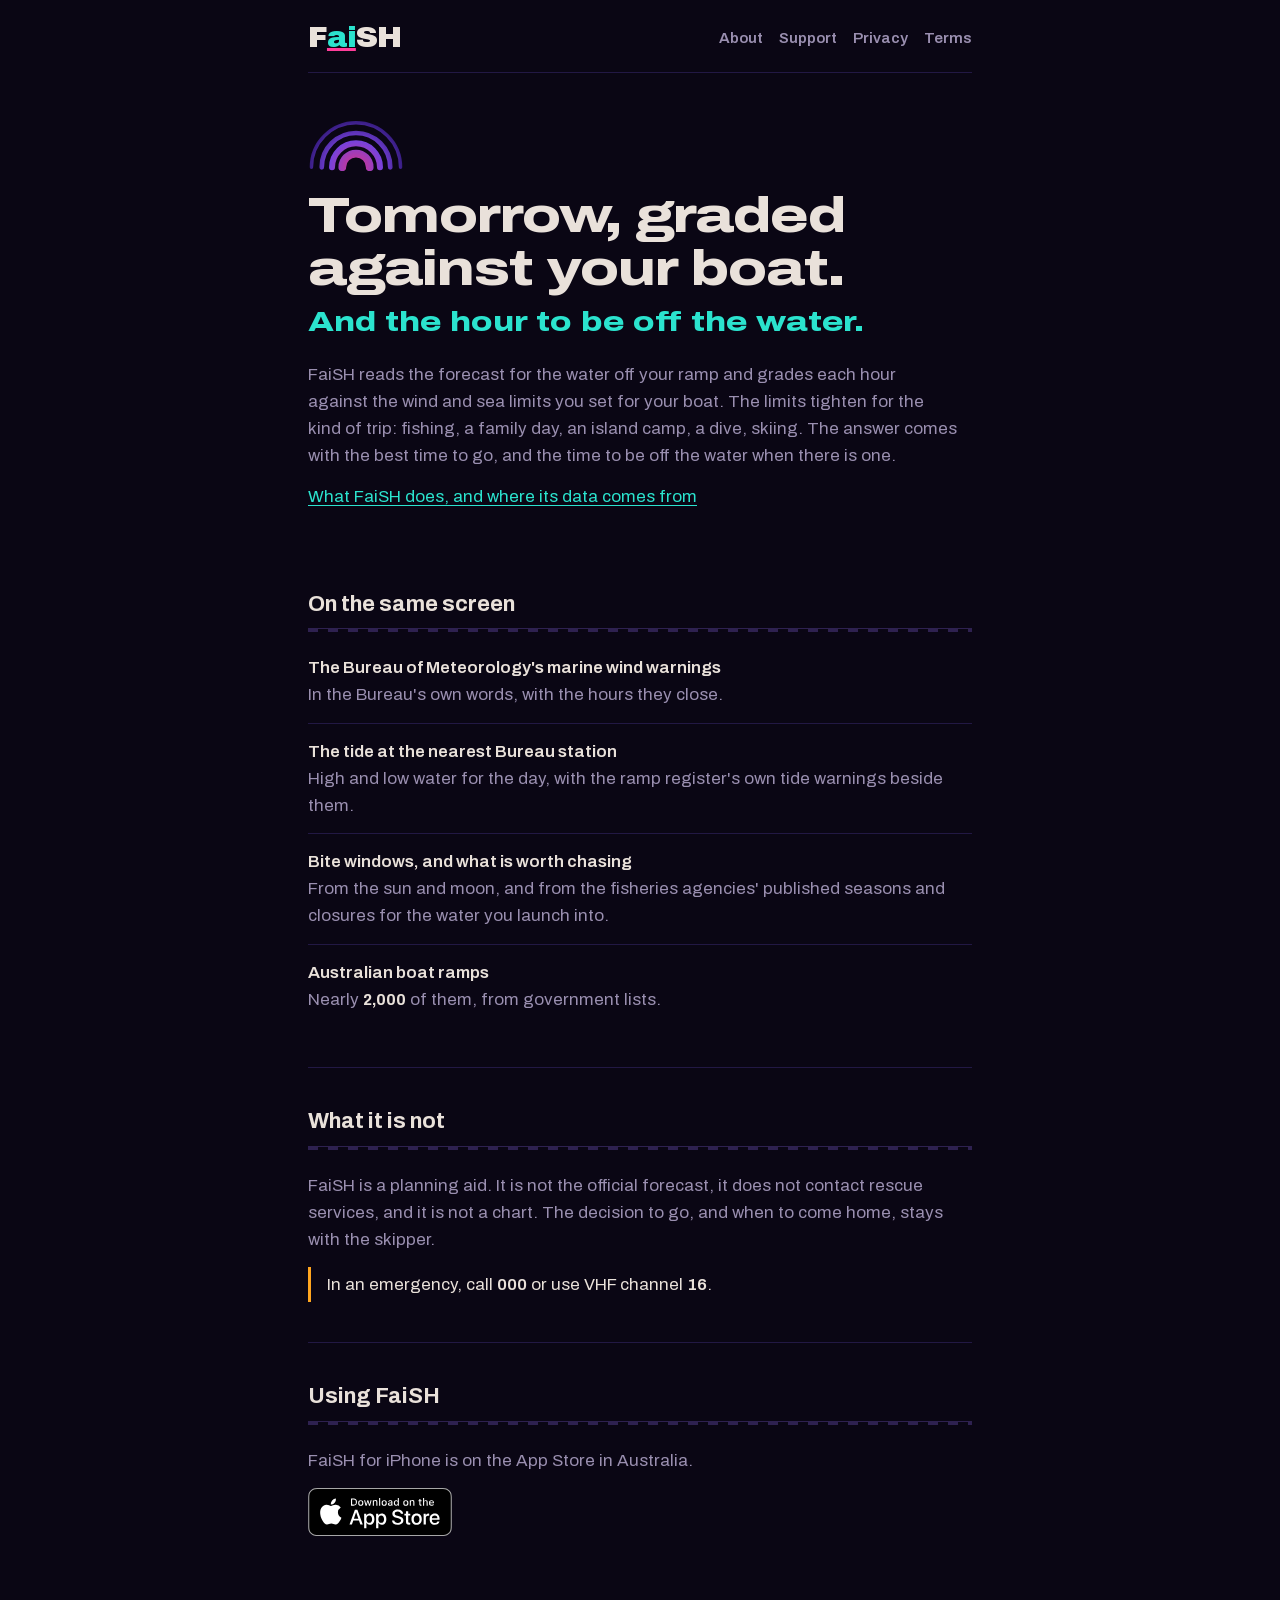
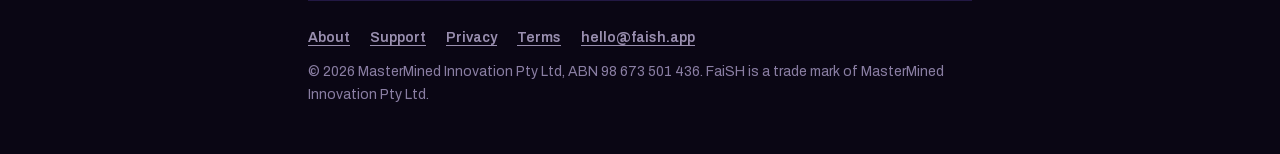
<file: index.html>
<!doctype html>
<html lang="en-AU">
<head>
  <meta charset="utf-8">
  <meta name="viewport" content="width=device-width, initial-scale=1">
  <title>FaiSH</title>
  <meta name="description" content="Marine trip planning for Australian waters: tomorrow graded against your boat, the hour to be off the water, the Bureau's warnings and tides, and what is worth chasing.">
  <meta name="theme-color" content="#0A0614">
  <link rel="icon" type="image/png" sizes="32x32" href="favicon-32.png">
  <link rel="icon" type="image/png" sizes="16x16" href="favicon-16.png">
  <link rel="apple-touch-icon" sizes="180x180" href="apple-touch-icon.png">
  <link rel="preload" href="fonts/ArchivoExpanded-ExtraBold.ttf" as="font" type="font/ttf" crossorigin>
  <link rel="preload" href="fonts/Archivo-Regular.ttf" as="font" type="font/ttf" crossorigin>
  <link rel="stylesheet" href="site.css?v=4">
</head>
<body>
  <div class="wrap">
    <header class="top">
      <a class="wm" href="./" aria-label="FaiSH, home">F<span class="ai">ai</span>SH</a>
      <nav aria-label="Site">
        <a href="about/">About</a>
        <a href="support/">Support</a>
        <a href="privacy/">Privacy</a>
        <a href="terms/">Terms</a>
      </nav>
    </header>

    <main>
      <div class="hero">
        <!-- The Contour Arc: first light, in the app's sunrise (magenta sun, violet sky). -->
        <svg class="arc" viewBox="14 42 112 58" aria-hidden="true" focusable="false">
          <defs>
            <radialGradient id="sky" cx="70" cy="96" r="56" gradientUnits="userSpaceOnUse">
              <stop offset="0" stop-color="#FF3D9A"/>
              <stop offset=".55" stop-color="#8B4DFF"/>
              <stop offset="1" stop-color="#3B1E8F"/>
            </radialGradient>
          </defs>
          <g fill="none" stroke="url(#sky)" stroke-linecap="round" opacity=".85">
            <path d="M54,96 A16,16 0 0 1 86,96" stroke-width="9"/>
            <path d="M42,96 A28,28 0 0 1 98,96" stroke-width="7"/>
            <path d="M30,96 A40,40 0 0 1 110,96" stroke-width="5.5"/>
            <path d="M18,96 A52,52 0 0 1 122,96" stroke-width="4"/>
          </g>
        </svg>
        <h1>Tomorrow, graded against your boat.</h1>
        <p class="lede">And the hour to be off the water.</p>
        <div class="prose">
          <p>FaiSH reads the forecast for the water off your ramp and grades each hour against the wind and sea limits you set for your boat. The limits tighten for the kind of trip: fishing, a family day, an island camp, a dive, skiing. The answer comes with the best time to go, and the time to be off the water when there is one.</p>
          <p><a href="about/">What FaiSH does, and where its data comes from</a></p>
        </div>
      </div>

      <section aria-labelledby="same-screen">
        <h2 id="same-screen">On the same screen</h2>
        <div class="scale" aria-hidden="true"></div>
        <ul class="facts">
          <li><strong>The Bureau of Meteorology's marine wind warnings</strong>In the Bureau's own words, with the hours they close.</li>
          <li><strong>The tide at the nearest Bureau station</strong>High and low water for the day, with the ramp register's own tide warnings beside them.</li>
          <li><strong>Bite windows, and what is worth chasing</strong>From the sun and moon, and from the fisheries agencies' published seasons and closures for the water you launch into.</li>
          <li><strong>Australian boat ramps</strong>Nearly <span class="figure">2,000</span> of them, from government lists.</li>
        </ul>
      </section>

      <section aria-labelledby="not">
        <h2 id="not">What it is not</h2>
        <div class="scale" aria-hidden="true"></div>
        <div class="prose">
          <p>FaiSH is a planning aid. It is not the official forecast, it does not contact rescue services, and it is not a chart. The decision to go, and when to come home, stays with the skipper.</p>
          <p class="emergency">In an emergency, call <strong>000</strong> or use VHF channel <strong>16</strong>.</p>
        </div>
      </section>

      <section aria-labelledby="get">
        <h2 id="get">Using FaiSH</h2>
        <div class="scale" aria-hidden="true"></div>
        <div class="prose">
          <p>FaiSH for iPhone is on the App Store in Australia.</p>
          <p><a href="https://apps.apple.com/au/app/faish/id6827387439"><img src="app-store-badge.svg" alt="Download on the App Store" width="144" height="48" style="display:block"></a></p>
        </div>
      </section>
    </main>

    <footer>
      <nav aria-label="Footer">
        <a href="about/">About</a>
        <a href="support/">Support</a>
        <a href="privacy/">Privacy</a>
        <a href="terms/">Terms</a>
        <a href="mailto:hello@faish.app">hello@faish.app</a>
      </nav>
      <p>&copy; 2026 MasterMined Innovation Pty Ltd, ABN 98 673 501 436. FaiSH is a trade mark of MasterMined Innovation Pty Ltd.</p>
    </footer>
  </div>
</body>
</html>
</file>
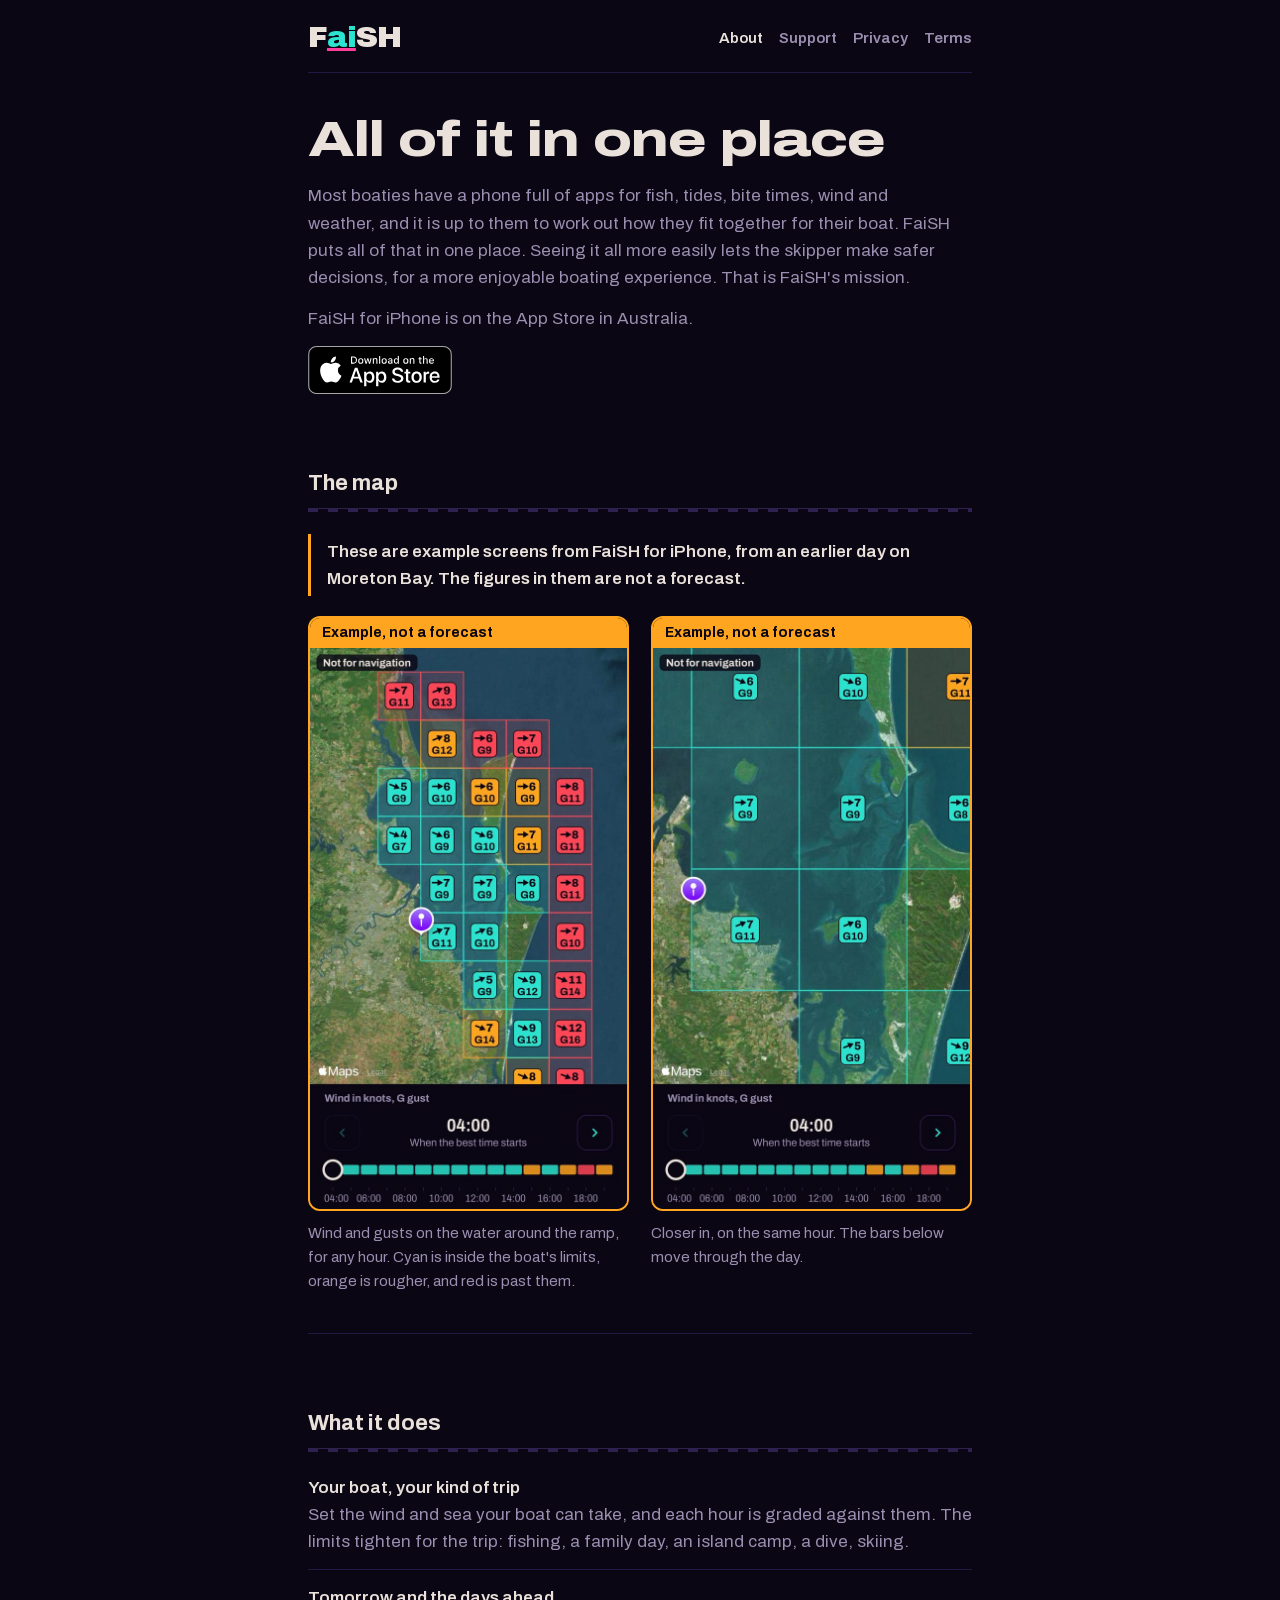
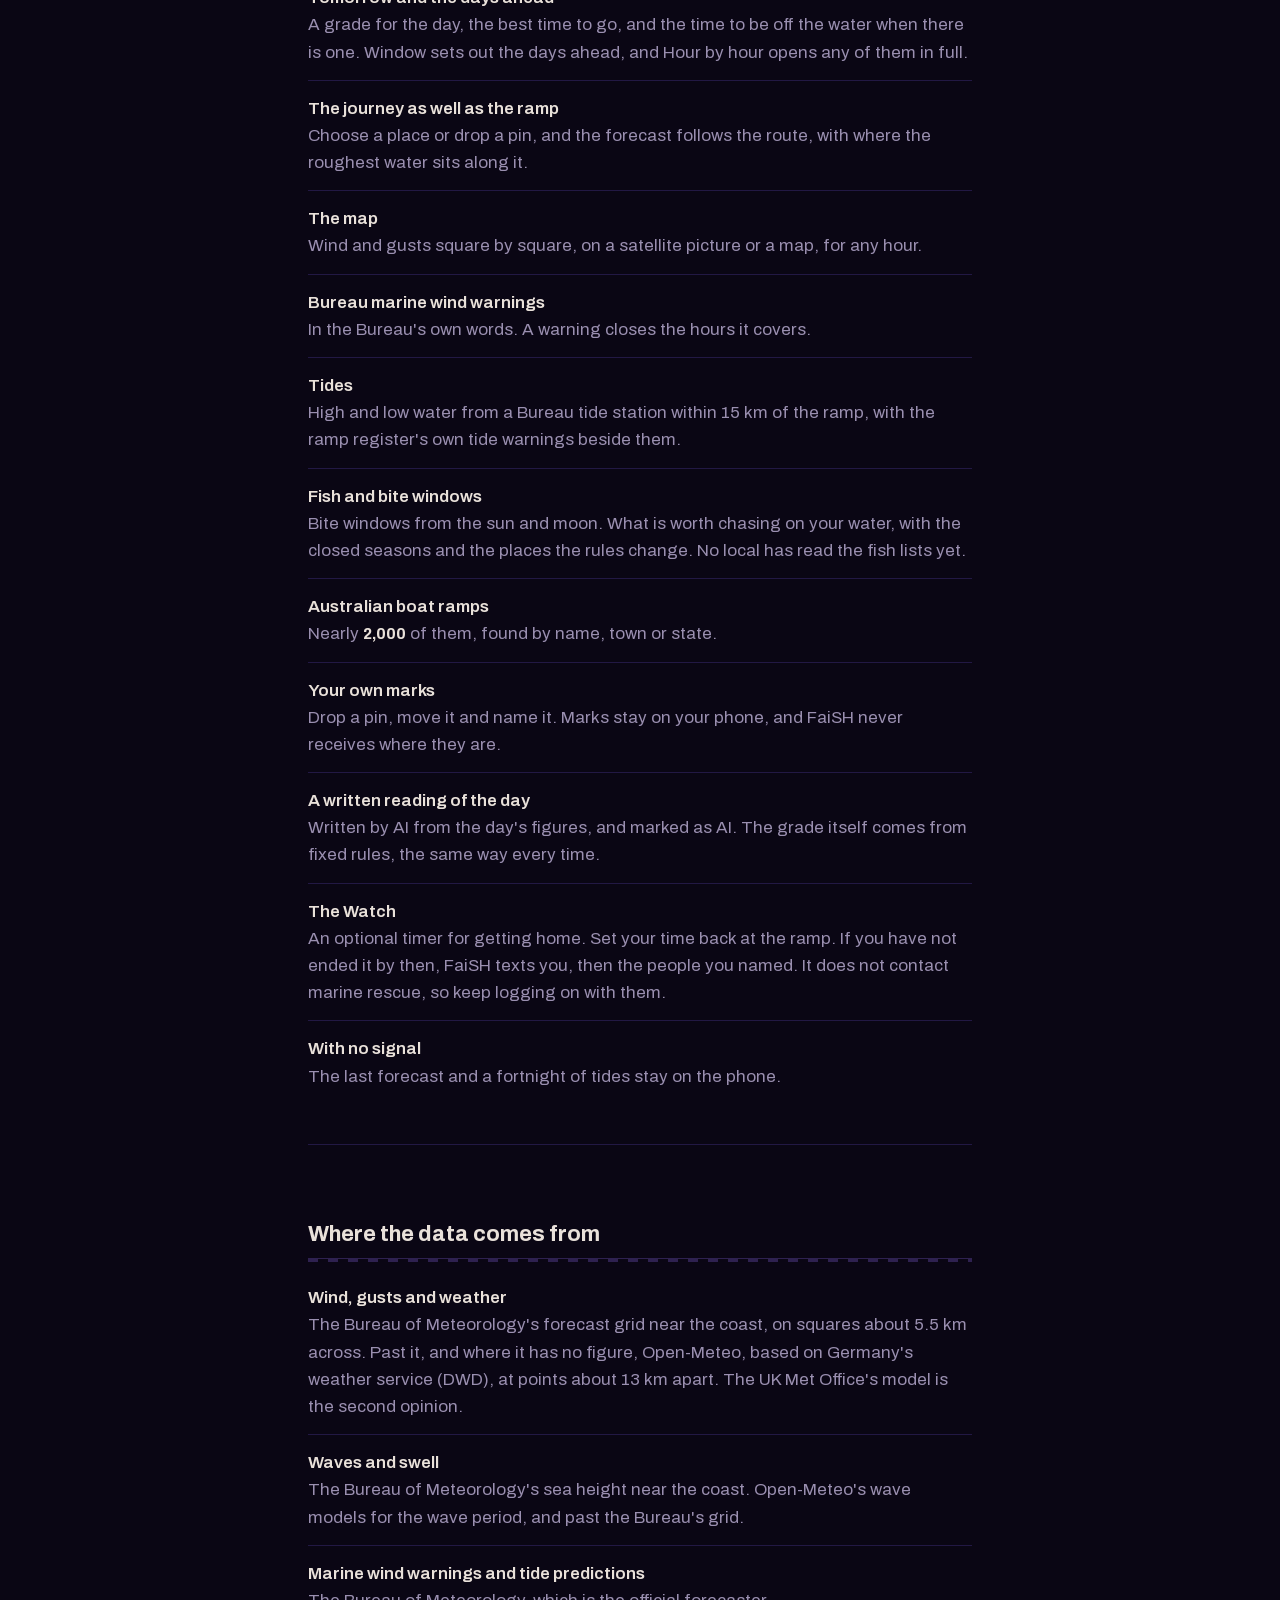
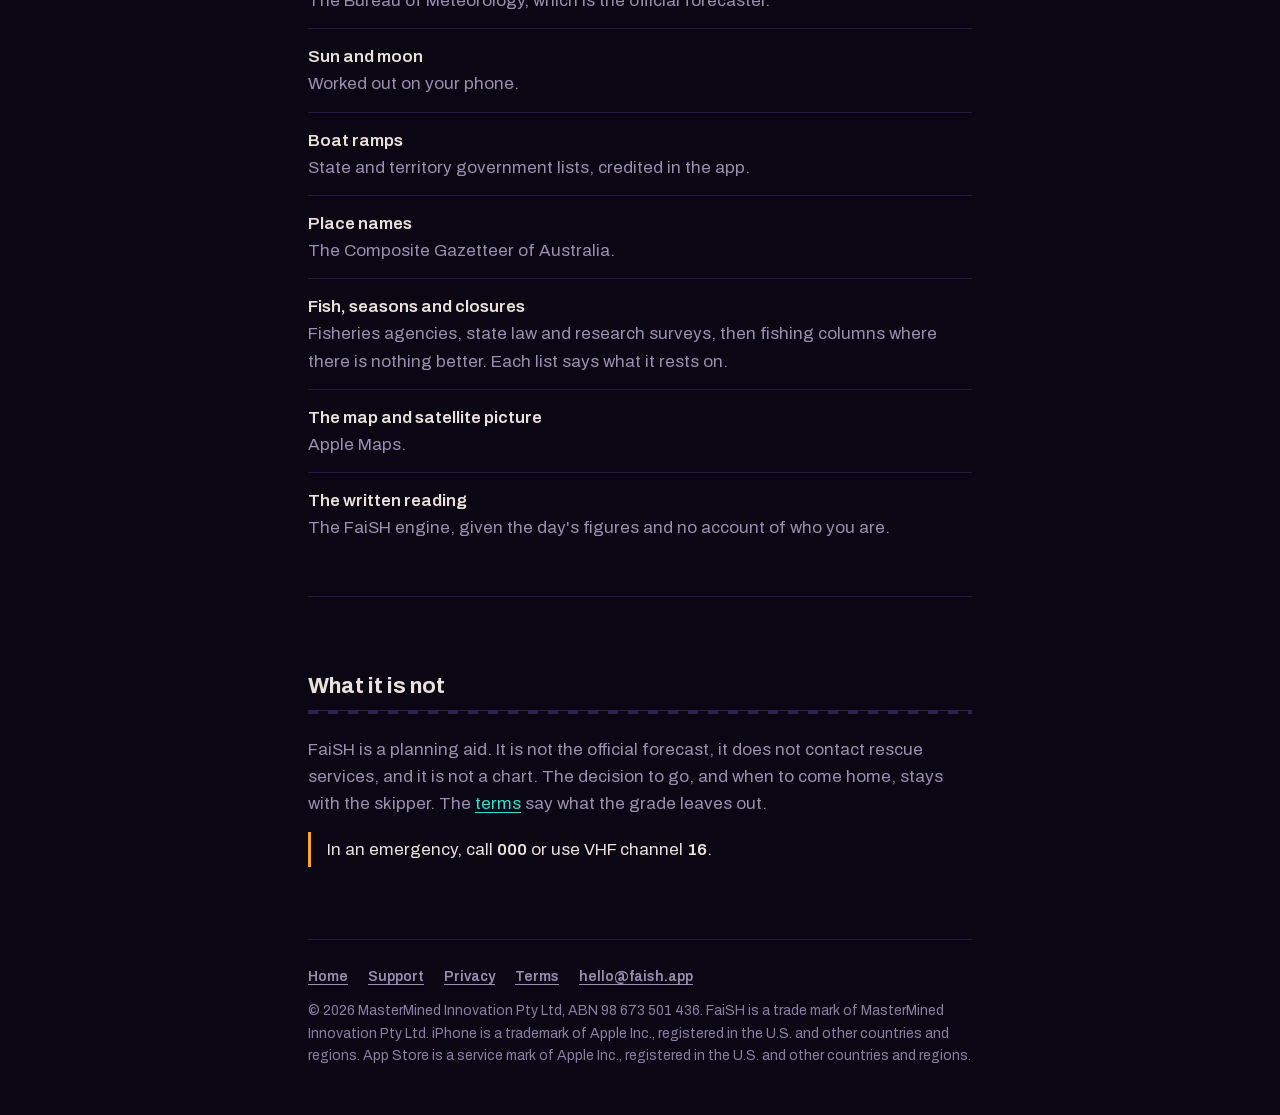
<file: about/index.html>
<!doctype html>
<html lang="en-AU">
<head>
  <meta charset="utf-8">
  <meta name="viewport" content="width=device-width, initial-scale=1">
  <title>About · FaiSH</title>
  <meta name="description" content="What FaiSH does and where its data comes from: forecast, Bureau warnings, tides, fish, ramps and the map, all in one place for your boat.">
  <meta name="theme-color" content="#0A0614">
  <link rel="icon" type="image/png" sizes="32x32" href="../favicon-32.png">
  <link rel="icon" type="image/png" sizes="16x16" href="../favicon-16.png">
  <link rel="apple-touch-icon" sizes="180x180" href="../apple-touch-icon.png">
  <link rel="stylesheet" href="../site.css?v=4">
</head>
<body>
  <div class="wrap">
    <header class="top">
      <a class="wm" href="../" aria-label="FaiSH, home">F<span class="ai">ai</span>SH</a>
      <nav aria-label="Site">
        <a href="./" aria-current="page">About</a>
        <a href="../support/">Support</a>
        <a href="../privacy/">Privacy</a>
        <a href="../terms/">Terms</a>
      </nav>
    </header>

    <main class="doc">
      <h1>All of it in one place</h1>
      <div class="prose">
        <p>Most boaties have a phone full of apps for fish, tides, bite times, wind and weather, and it is up to them to work out how they fit together for their boat. FaiSH puts all of that in one place. Seeing it all more easily lets the skipper make safer decisions, for a more enjoyable boating experience. That is FaiSH's mission.</p>
        <p>FaiSH for iPhone is on the App Store in Australia.</p>
        <p><a href="https://apps.apple.com/au/app/faish/id6827387439"><img src="../app-store-badge.svg" alt="Download on the App Store" width="144" height="48" style="display:block"></a></p>
      </div>

      <section aria-labelledby="map">
        <h2 id="map">The map</h2>
        <div class="scale" aria-hidden="true"></div>
        <p class="example-note">These are example screens from FaiSH for iPhone, from an earlier day on Moreton Bay. The figures in them are not a forecast.</p>
        <div class="shots">
          <figure>
            <div class="example-frame">
              <p class="example-tag" aria-hidden="true">Example, not a forecast</p>
              <img src="sea-map-wide.jpg" width="640" height="1132" loading="lazy" alt="Example screen, not a forecast: a satellite picture of Moreton Bay covered in squares, each showing wind and gusts in knots for 04:00, with bars below for each hour of the day.">
            </div>
            <figcaption>Wind and gusts on the water around the ramp, for any hour. Cyan is inside the boat's limits, orange is rougher, and red is past them.</figcaption>
          </figure>
          <figure>
            <div class="example-frame">
              <p class="example-tag" aria-hidden="true">Example, not a forecast</p>
              <img src="sea-map-close.jpg" width="640" height="1132" loading="lazy" alt="Example screen, not a forecast: a closer satellite picture of the same bay, with the squares and their wind and gust figures larger.">
            </div>
            <figcaption>Closer in, on the same hour. The bars below move through the day.</figcaption>
          </figure>
        </div>
      </section>

      <section aria-labelledby="does">
        <h2 id="does">What it does</h2>
        <div class="scale" aria-hidden="true"></div>
        <ul class="facts">
          <li><strong>Your boat, your kind of trip</strong>Set the wind and sea your boat can take, and each hour is graded against them. The limits tighten for the trip: fishing, a family day, an island camp, a dive, skiing.</li>
          <li><strong>Tomorrow and the days ahead</strong>A grade for the day, the best time to go, and the time to be off the water when there is one. Window sets out the days ahead, and Hour by hour opens any of them in full.</li>
          <li><strong>The journey as well as the ramp</strong>Choose a place or drop a pin, and the forecast follows the route, with where the roughest water sits along it.</li>
          <li><strong>The map</strong>Wind and gusts square by square, on a satellite picture or a map, for any hour.</li>
          <li><strong>Bureau marine wind warnings</strong>In the Bureau's own words. A warning closes the hours it covers.</li>
          <li><strong>Tides</strong>High and low water from a Bureau tide station within 15 km of the ramp, with the ramp register's own tide warnings beside them.</li>
          <li><strong>Fish and bite windows</strong>Bite windows from the sun and moon. What is worth chasing on your water, with the closed seasons and the places the rules change. No local has read the fish lists yet.</li>
          <li><strong>Australian boat ramps</strong>Nearly <span class="figure">2,000</span> of them, found by name, town or state.</li>
          <li><strong>Your own marks</strong>Drop a pin, move it and name it. Marks stay on your phone, and FaiSH never receives where they are.</li>
          <li><strong>A written reading of the day</strong>Written by AI from the day's figures, and marked as AI. The grade itself comes from fixed rules, the same way every time.</li>
          <li><strong>The Watch</strong>An optional timer for getting home. Set your time back at the ramp. If you have not ended it by then, FaiSH texts you, then the people you named. It does not contact marine rescue, so keep logging on with them.</li>
          <li><strong>With no signal</strong>The last forecast and a fortnight of tides stay on the phone.</li>
        </ul>
      </section>

      <section aria-labelledby="data">
        <h2 id="data">Where the data comes from</h2>
        <div class="scale" aria-hidden="true"></div>
        <ul class="facts">
          <li><strong>Wind, gusts and weather</strong>The Bureau of Meteorology's forecast grid near the coast, on squares about 5.5 km across. Past it, and where it has no figure, Open-Meteo, based on Germany's weather service (DWD), at points about 13 km apart. The UK Met Office's model is the second opinion.</li>
          <li><strong>Waves and swell</strong>The Bureau of Meteorology's sea height near the coast. Open-Meteo's wave models for the wave period, and past the Bureau's grid.</li>
          <li><strong>Marine wind warnings and tide predictions</strong>The Bureau of Meteorology, which is the official forecaster.</li>
          <li><strong>Sun and moon</strong>Worked out on your phone.</li>
          <li><strong>Boat ramps</strong>State and territory government lists, credited in the app.</li>
          <li><strong>Place names</strong>The Composite Gazetteer of Australia.</li>
          <li><strong>Fish, seasons and closures</strong>Fisheries agencies, state law and research surveys, then fishing columns where there is nothing better. Each list says what it rests on.</li>
          <li><strong>The map and satellite picture</strong>Apple Maps.</li>
          <li><strong>The written reading</strong>The FaiSH engine, given the day's figures and no account of who you are.</li>
        </ul>
      </section>

      <section aria-labelledby="not">
        <h2 id="not">What it is not</h2>
        <div class="scale" aria-hidden="true"></div>
        <div class="prose">
          <p>FaiSH is a planning aid. It is not the official forecast, it does not contact rescue services, and it is not a chart. The decision to go, and when to come home, stays with the skipper. The <a href="../terms/">terms</a> say what the grade leaves out.</p>
          <p class="emergency">In an emergency, call <strong>000</strong> or use VHF channel <strong>16</strong>.</p>
        </div>
      </section>
    </main>

    <footer>
      <nav aria-label="Footer">
        <a href="../">Home</a>
        <a href="../support/">Support</a>
        <a href="../privacy/">Privacy</a>
        <a href="../terms/">Terms</a>
        <a href="mailto:hello@faish.app">hello@faish.app</a>
      </nav>
      <p>&copy; 2026 MasterMined Innovation Pty Ltd, ABN 98 673 501 436. FaiSH is a trade mark of MasterMined Innovation Pty Ltd. iPhone is a trademark of Apple Inc., registered in the U.S. and other countries and regions. App Store is a service mark of Apple Inc., registered in the U.S. and other countries and regions.</p>
    </footer>
  </div>
</body>
</html>
</file>
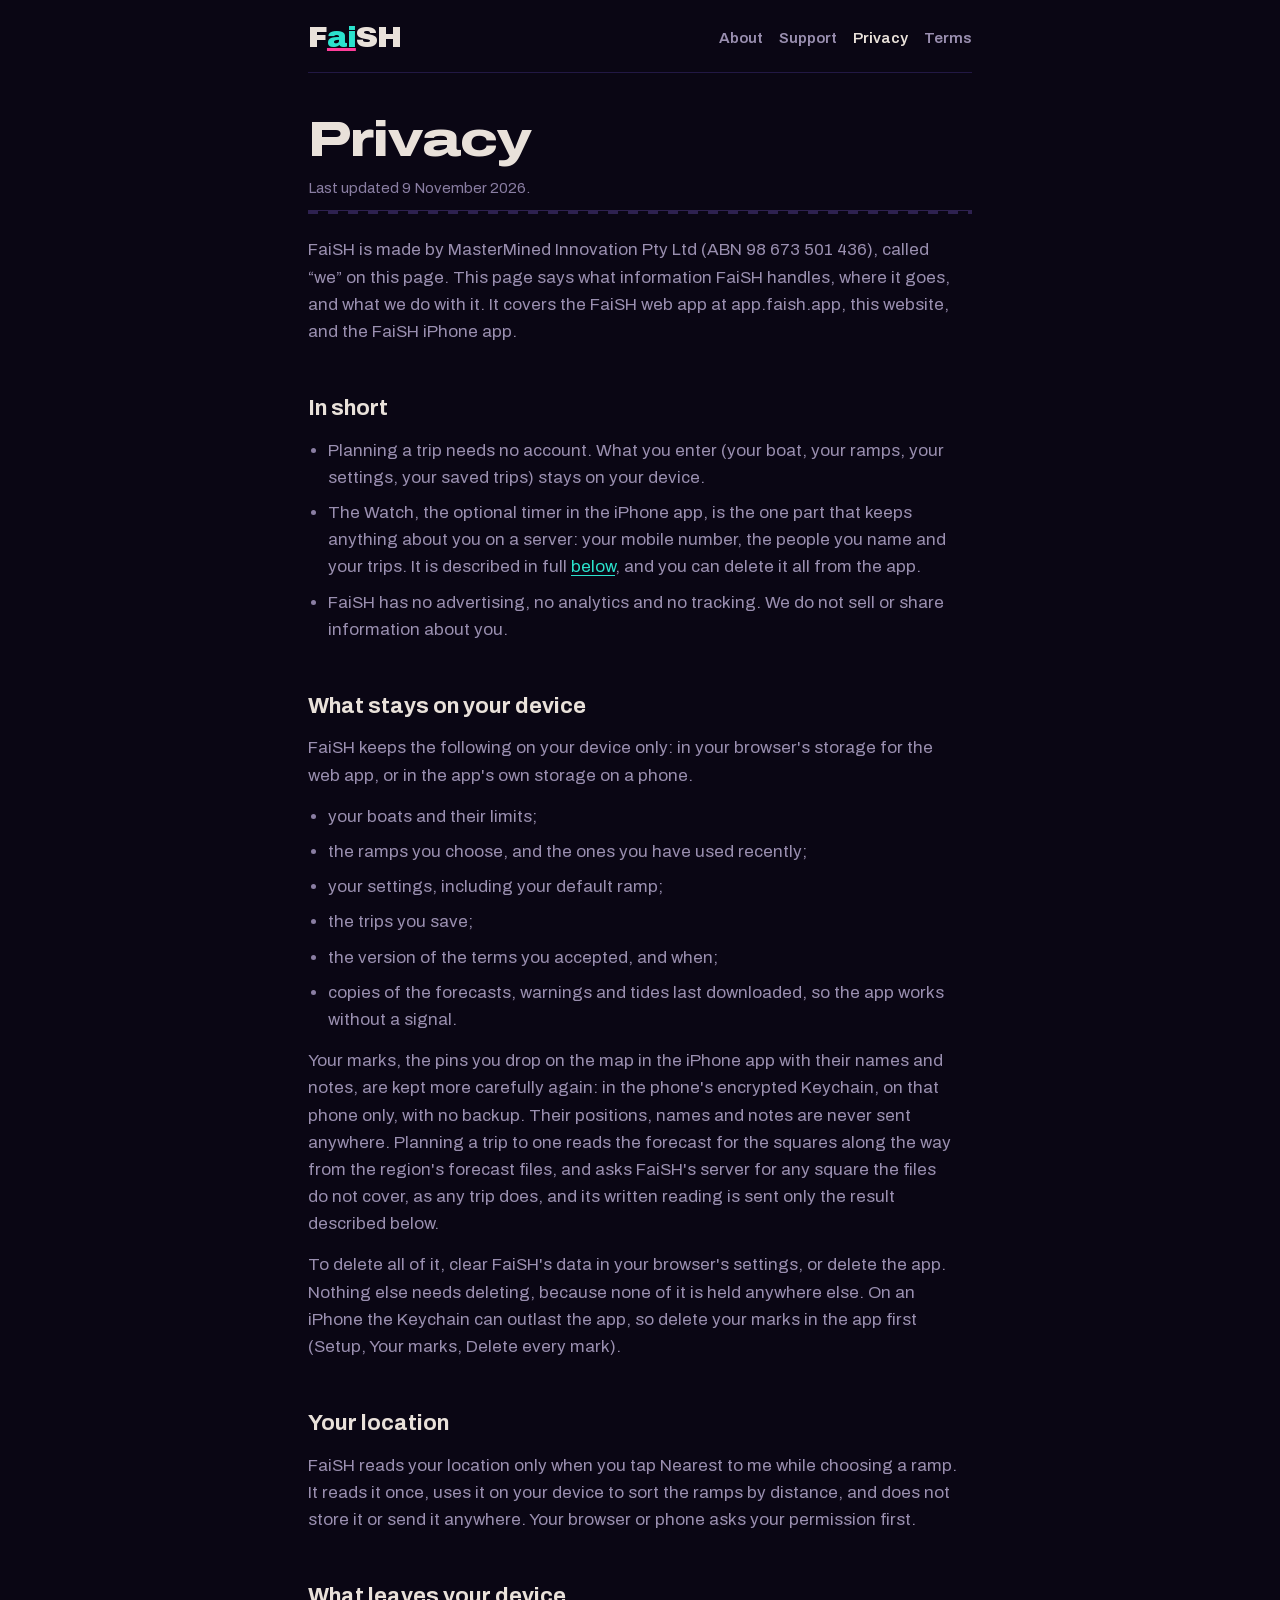
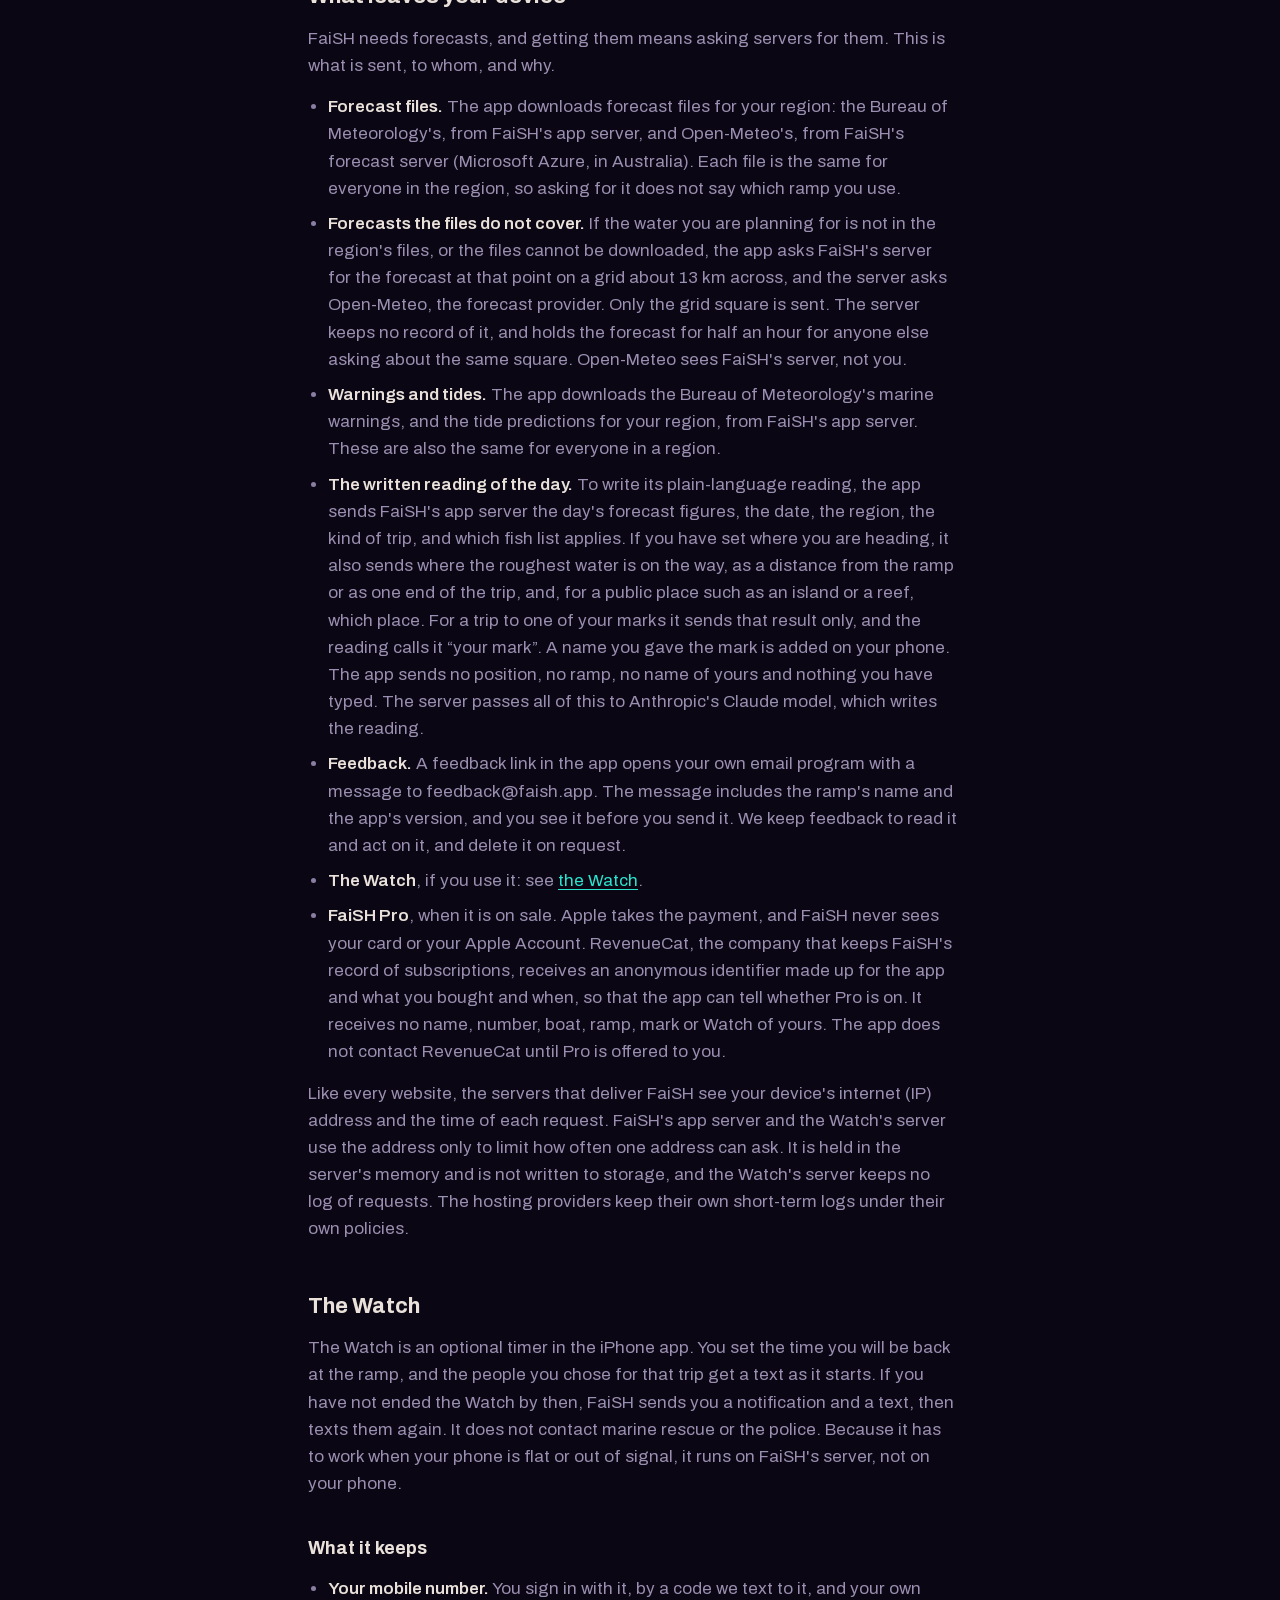
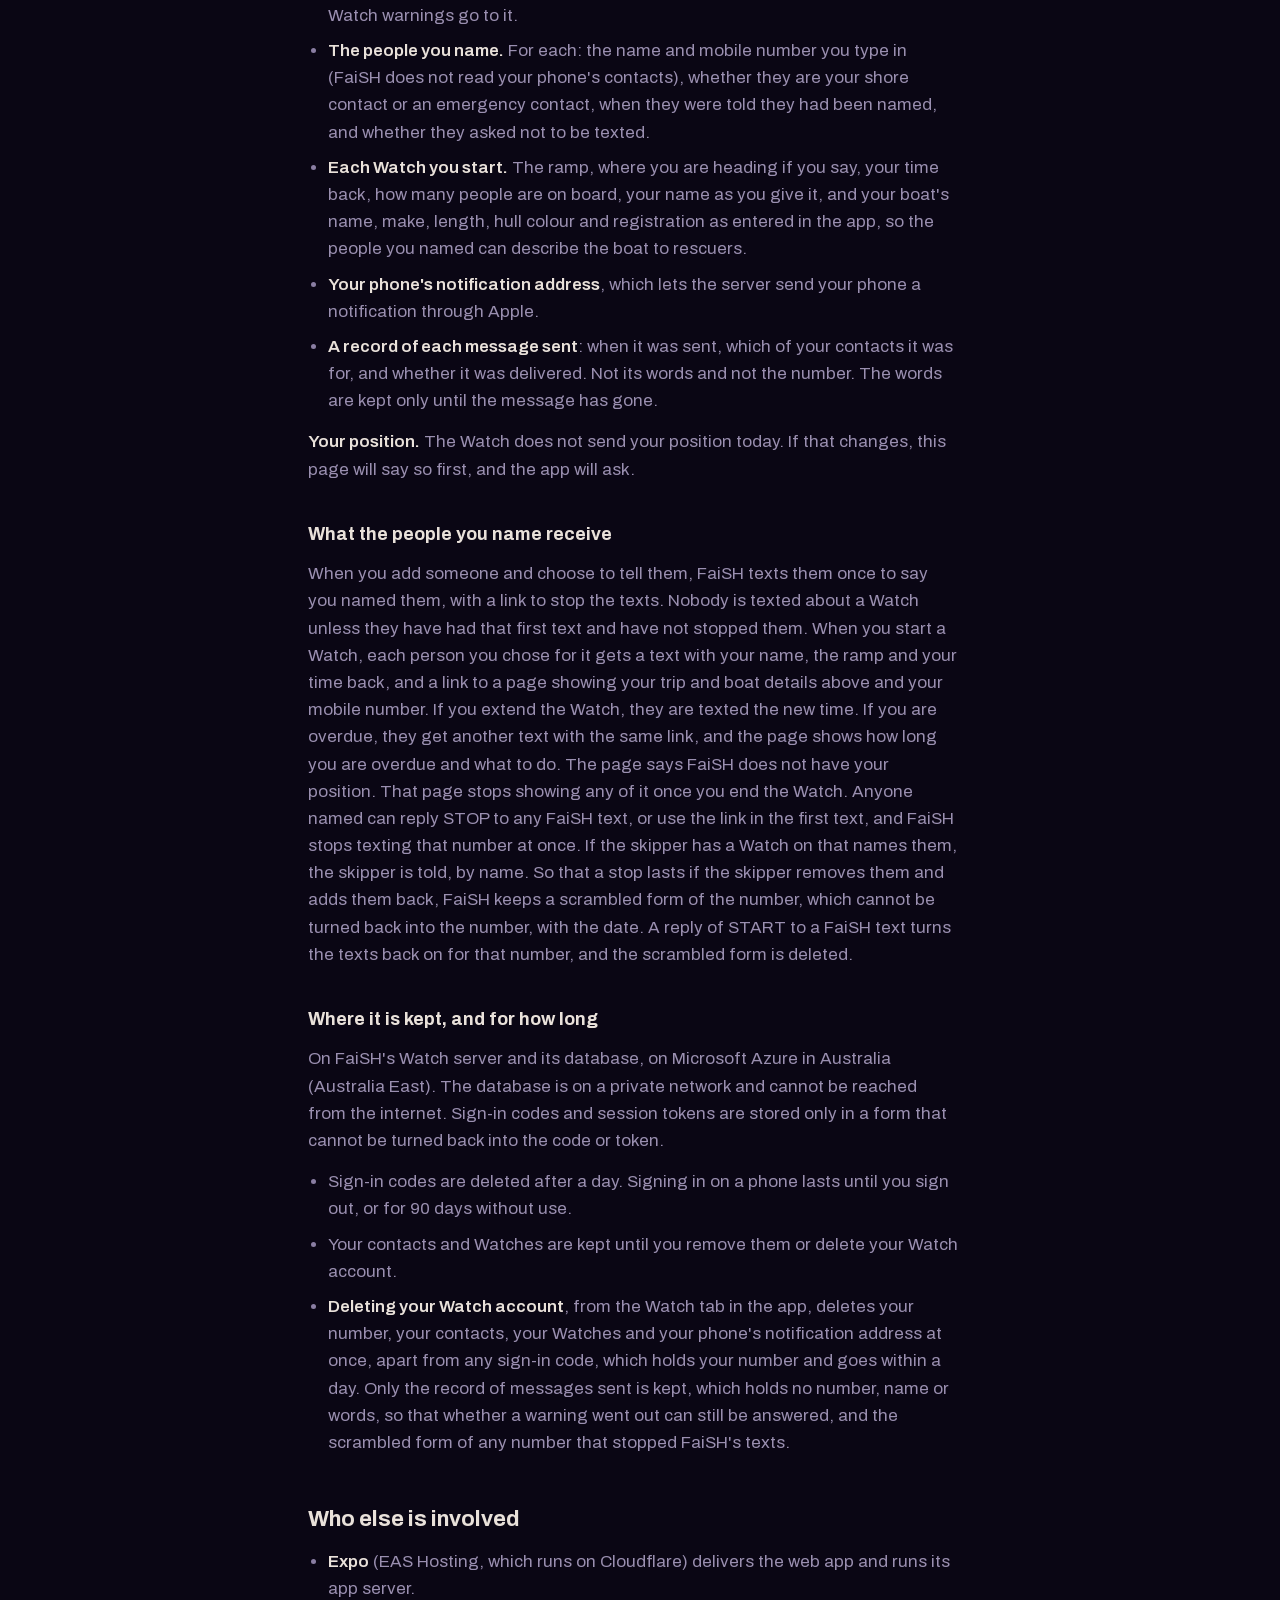
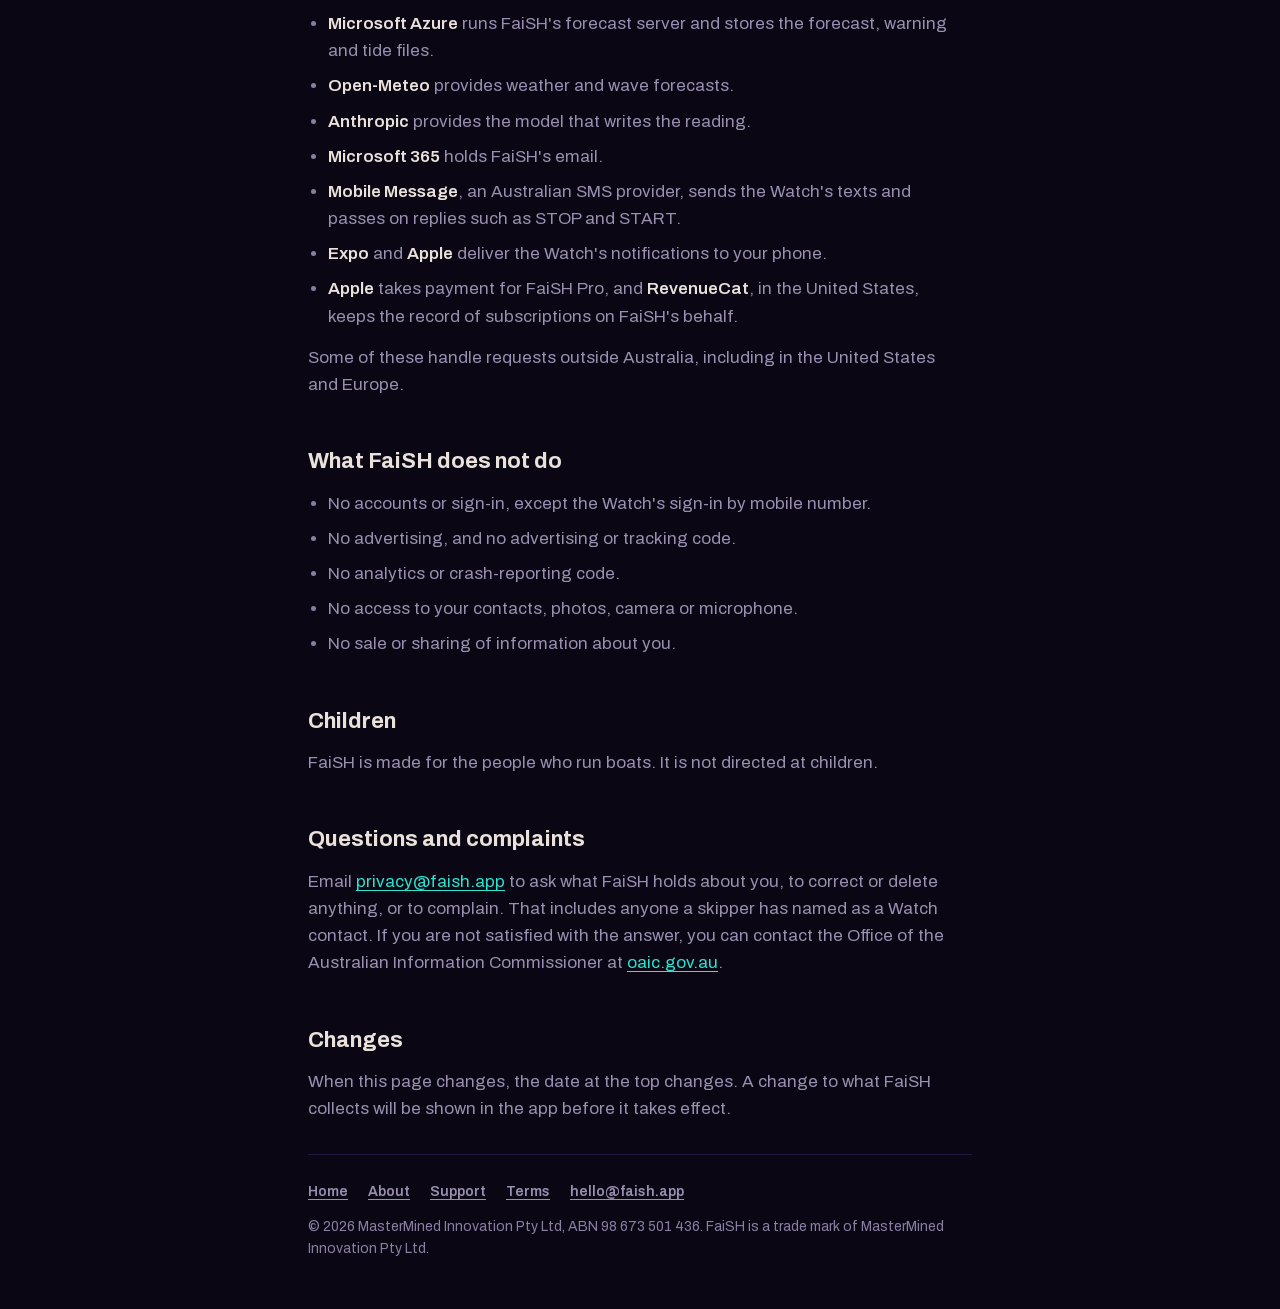
<file: privacy/index.html>
<!doctype html>
<html lang="en-AU">
<head>
  <meta charset="utf-8">
  <meta name="viewport" content="width=device-width, initial-scale=1">
  <title>Privacy · FaiSH</title>
  <meta name="description" content="What information FaiSH handles, where it goes, and what is done with it.">
  <meta name="theme-color" content="#0A0614">
  <link rel="icon" type="image/png" sizes="32x32" href="../favicon-32.png">
  <link rel="icon" type="image/png" sizes="16x16" href="../favicon-16.png">
  <link rel="apple-touch-icon" sizes="180x180" href="../apple-touch-icon.png">
  <link rel="stylesheet" href="../site.css?v=4">
</head>
<body>
  <div class="wrap">
    <header class="top">
      <a class="wm" href="../" aria-label="FaiSH, home">F<span class="ai">ai</span>SH</a>
      <nav aria-label="Site">
        <a href="../about/">About</a>
        <a href="../support/">Support</a>
        <a href="./" aria-current="page">Privacy</a>
        <a href="../terms/">Terms</a>
      </nav>
    </header>

    <main class="doc">
      <h1>Privacy</h1>
      <p class="updated">Last updated 9 November 2026.</p>
      <div class="scale" aria-hidden="true"></div>
      <div class="prose">
        <p>FaiSH is made by MasterMined Innovation Pty Ltd (ABN 98 673 501 436), called &ldquo;we&rdquo; on this page. This page says what information FaiSH handles, where it goes, and what we do with it. It covers the FaiSH web app at app.faish.app, this website, and the FaiSH iPhone app.</p>

        <h2>In short</h2>
        <ul>
          <li>Planning a trip needs no account. What you enter (your boat, your ramps, your settings, your saved trips) stays on your device.</li>
          <li>The Watch, the optional timer in the iPhone app, is the one part that keeps anything about you on a server: your mobile number, the people you name and your trips. It is described in full <a href="#watch">below</a>, and you can delete it all from the app.</li>
          <li>FaiSH has no advertising, no analytics and no tracking. We do not sell or share information about you.</li>
        </ul>

        <h2>What stays on your device</h2>
        <p>FaiSH keeps the following on your device only: in your browser's storage for the web app, or in the app's own storage on a phone.</p>
        <ul>
          <li>your boats and their limits;</li>
          <li>the ramps you choose, and the ones you have used recently;</li>
          <li>your settings, including your default ramp;</li>
          <li>the trips you save;</li>
          <li>the version of the terms you accepted, and when;</li>
          <li>copies of the forecasts, warnings and tides last downloaded, so the app works without a signal.</li>
        </ul>
        <p>Your marks, the pins you drop on the map in the iPhone app with their names and notes, are kept more carefully again: in the phone's encrypted Keychain, on that phone only, with no backup. Their positions, names and notes are never sent anywhere. Planning a trip to one reads the forecast for the squares along the way from the region's forecast files, and asks FaiSH's server for any square the files do not cover, as any trip does, and its written reading is sent only the result described below.</p>
        <p>To delete all of it, clear FaiSH's data in your browser's settings, or delete the app. Nothing else needs deleting, because none of it is held anywhere else. On an iPhone the Keychain can outlast the app, so delete your marks in the app first (Setup, Your marks, Delete every mark).</p>

        <h2>Your location</h2>
        <p>FaiSH reads your location only when you tap Nearest to me while choosing a ramp. It reads it once, uses it on your device to sort the ramps by distance, and does not store it or send it anywhere. Your browser or phone asks your permission first.</p>

        <h2>What leaves your device</h2>
        <p>FaiSH needs forecasts, and getting them means asking servers for them. This is what is sent, to whom, and why.</p>
        <ul>
          <li><strong>Forecast files.</strong> The app downloads forecast files for your region: the Bureau of Meteorology's, from FaiSH's app server, and Open-Meteo's, from FaiSH's forecast server (Microsoft Azure, in Australia). Each file is the same for everyone in the region, so asking for it does not say which ramp you use.</li>
          <li><strong>Forecasts the files do not cover.</strong> If the water you are planning for is not in the region's files, or the files cannot be downloaded, the app asks FaiSH's server for the forecast at that point on a grid about 13 km across, and the server asks Open-Meteo, the forecast provider. Only the grid square is sent. The server keeps no record of it, and holds the forecast for half an hour for anyone else asking about the same square. Open-Meteo sees FaiSH's server, not you.</li>
          <li><strong>Warnings and tides.</strong> The app downloads the Bureau of Meteorology's marine warnings, and the tide predictions for your region, from FaiSH's app server. These are also the same for everyone in a region.</li>
          <li><strong>The written reading of the day.</strong> To write its plain-language reading, the app sends FaiSH's app server the day's forecast figures, the date, the region, the kind of trip, and which fish list applies. If you have set where you are heading, it also sends where the roughest water is on the way, as a distance from the ramp or as one end of the trip, and, for a public place such as an island or a reef, which place. For a trip to one of your marks it sends that result only, and the reading calls it &ldquo;your mark&rdquo;. A name you gave the mark is added on your phone. The app sends no position, no ramp, no name of yours and nothing you have typed. The server passes all of this to Anthropic's Claude model, which writes the reading.</li>
          <li><strong>Feedback.</strong> A feedback link in the app opens your own email program with a message to feedback@faish.app. The message includes the ramp's name and the app's version, and you see it before you send it. We keep feedback to read it and act on it, and delete it on request.</li>
          <li><strong>The Watch</strong>, if you use it: see <a href="#watch">the Watch</a>.</li>
          <li><strong>FaiSH Pro</strong>, when it is on sale. Apple takes the payment, and FaiSH never sees your card or your Apple Account. RevenueCat, the company that keeps FaiSH's record of subscriptions, receives an anonymous identifier made up for the app and what you bought and when, so that the app can tell whether Pro is on. It receives no name, number, boat, ramp, mark or Watch of yours. The app does not contact RevenueCat until Pro is offered to you.</li>
        </ul>
        <p>Like every website, the servers that deliver FaiSH see your device's internet (IP) address and the time of each request. FaiSH's app server and the Watch's server use the address only to limit how often one address can ask. It is held in the server's memory and is not written to storage, and the Watch's server keeps no log of requests. The hosting providers keep their own short-term logs under their own policies.</p>

        <h2 id="watch">The Watch</h2>
        <p>The Watch is an optional timer in the iPhone app. You set the time you will be back at the ramp, and the people you chose for that trip get a text as it starts. If you have not ended the Watch by then, FaiSH sends you a notification and a text, then texts them again. It does not contact marine rescue or the police. Because it has to work when your phone is flat or out of signal, it runs on FaiSH's server, not on your phone.</p>

        <h3>What it keeps</h3>
        <ul>
          <li><strong>Your mobile number.</strong> You sign in with it, by a code we text to it, and your own Watch warnings go to it.</li>
          <li><strong>The people you name.</strong> For each: the name and mobile number you type in (FaiSH does not read your phone's contacts), whether they are your shore contact or an emergency contact, when they were told they had been named, and whether they asked not to be texted.</li>
          <li><strong>Each Watch you start.</strong> The ramp, where you are heading if you say, your time back, how many people are on board, your name as you give it, and your boat's name, make, length, hull colour and registration as entered in the app, so the people you named can describe the boat to rescuers.</li>
          <li><strong>Your phone's notification address</strong>, which lets the server send your phone a notification through Apple.</li>
          <li><strong>A record of each message sent</strong>: when it was sent, which of your contacts it was for, and whether it was delivered. Not its words and not the number. The words are kept only until the message has gone.</li>
        </ul>
        <p><strong>Your position.</strong> The Watch does not send your position today. If that changes, this page will say so first, and the app will ask.</p>

        <h3>What the people you name receive</h3>
        <p>When you add someone and choose to tell them, FaiSH texts them once to say you named them, with a link to stop the texts. Nobody is texted about a Watch unless they have had that first text and have not stopped them. When you start a Watch, each person you chose for it gets a text with your name, the ramp and your time back, and a link to a page showing your trip and boat details above and your mobile number. If you extend the Watch, they are texted the new time. If you are overdue, they get another text with the same link, and the page shows how long you are overdue and what to do. The page says FaiSH does not have your position. That page stops showing any of it once you end the Watch. Anyone named can reply STOP to any FaiSH text, or use the link in the first text, and FaiSH stops texting that number at once. If the skipper has a Watch on that names them, the skipper is told, by name. So that a stop lasts if the skipper removes them and adds them back, FaiSH keeps a scrambled form of the number, which cannot be turned back into the number, with the date. A reply of START to a FaiSH text turns the texts back on for that number, and the scrambled form is deleted.</p>

        <h3>Where it is kept, and for how long</h3>
        <p>On FaiSH's Watch server and its database, on Microsoft Azure in Australia (Australia East). The database is on a private network and cannot be reached from the internet. Sign-in codes and session tokens are stored only in a form that cannot be turned back into the code or token.</p>
        <ul>
          <li>Sign-in codes are deleted after a day. Signing in on a phone lasts until you sign out, or for 90 days without use.</li>
          <li>Your contacts and Watches are kept until you remove them or delete your Watch account.</li>
          <li><strong>Deleting your Watch account</strong>, from the Watch tab in the app, deletes your number, your contacts, your Watches and your phone's notification address at once, apart from any sign-in code, which holds your number and goes within a day. Only the record of messages sent is kept, which holds no number, name or words, so that whether a warning went out can still be answered, and the scrambled form of any number that stopped FaiSH's texts.</li>
        </ul>

        <h2>Who else is involved</h2>
        <ul>
          <li><strong>Expo</strong> (EAS Hosting, which runs on Cloudflare) delivers the web app and runs its app server.</li>
          <li><strong>Microsoft Azure</strong> runs FaiSH's forecast server and stores the forecast, warning and tide files.</li>
          <li><strong>Open-Meteo</strong> provides weather and wave forecasts.</li>
          <li><strong>Anthropic</strong> provides the model that writes the reading.</li>
          <li><strong>Microsoft 365</strong> holds FaiSH's email.</li>
          <li><strong>Mobile Message</strong>, an Australian SMS provider, sends the Watch's texts and passes on replies such as STOP and START.</li>
          <li><strong>Expo</strong> and <strong>Apple</strong> deliver the Watch's notifications to your phone.</li>
          <li><strong>Apple</strong> takes payment for FaiSH Pro, and <strong>RevenueCat</strong>, in the United States, keeps the record of subscriptions on FaiSH's behalf.</li>
        </ul>
        <p>Some of these handle requests outside Australia, including in the United States and Europe.</p>

        <h2>What FaiSH does not do</h2>
        <ul>
          <li>No accounts or sign-in, except the Watch's sign-in by mobile number.</li>
          <li>No advertising, and no advertising or tracking code.</li>
          <li>No analytics or crash-reporting code.</li>
          <li>No access to your contacts, photos, camera or microphone.</li>
          <li>No sale or sharing of information about you.</li>
        </ul>

        <h2>Children</h2>
        <p>FaiSH is made for the people who run boats. It is not directed at children.</p>

        <h2>Questions and complaints</h2>
        <p>Email <a href="mailto:privacy@faish.app">privacy@faish.app</a> to ask what FaiSH holds about you, to correct or delete anything, or to complain. That includes anyone a skipper has named as a Watch contact. If you are not satisfied with the answer, you can contact the Office of the Australian Information Commissioner at <a href="https://www.oaic.gov.au/">oaic.gov.au</a>.</p>

        <h2>Changes</h2>
        <p>When this page changes, the date at the top changes. A change to what FaiSH collects will be shown in the app before it takes effect.</p>
      </div>
    </main>

    <footer>
      <nav aria-label="Footer">
        <a href="../">Home</a>
        <a href="../about/">About</a>
        <a href="../support/">Support</a>
        <a href="../terms/">Terms</a>
        <a href="mailto:hello@faish.app">hello@faish.app</a>
      </nav>
      <p>&copy; 2026 MasterMined Innovation Pty Ltd, ABN 98 673 501 436. FaiSH is a trade mark of MasterMined Innovation Pty Ltd.</p>
    </footer>
  </div>
</body>
</html>
</file>
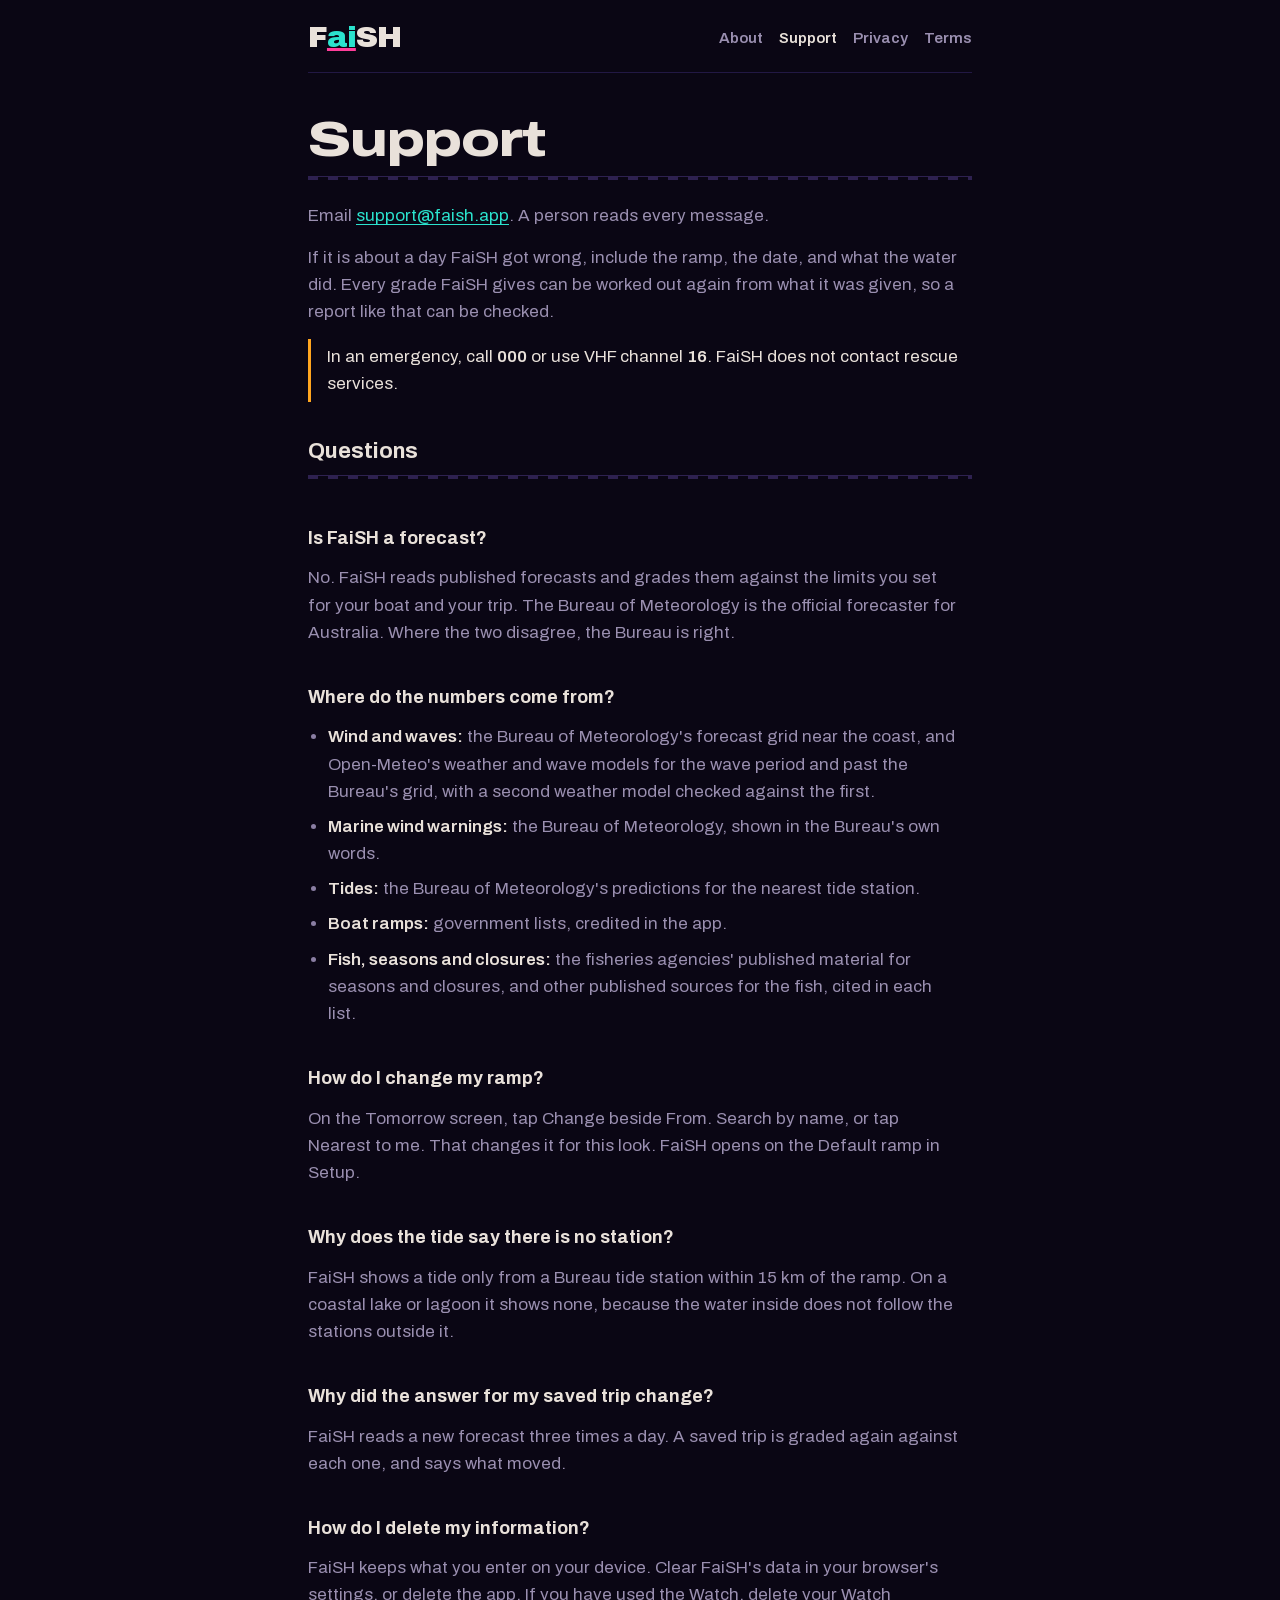
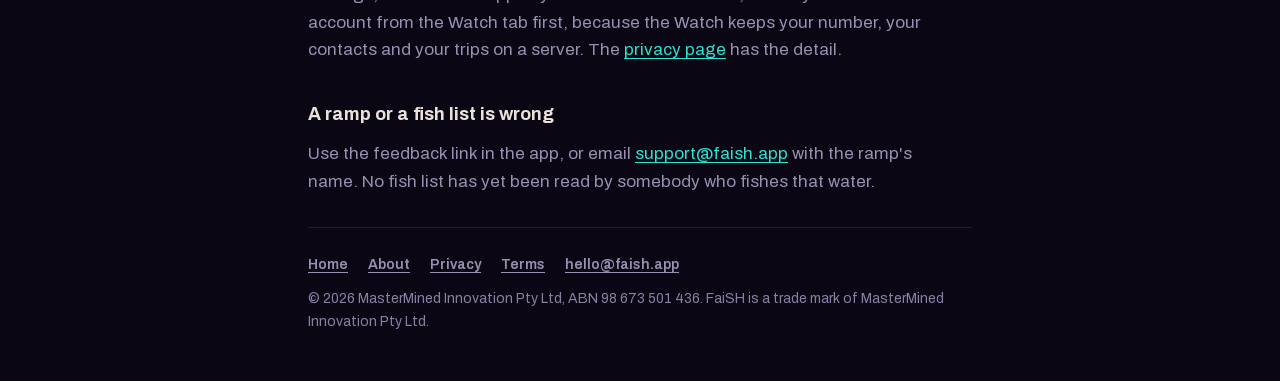
<file: support/index.html>
<!doctype html>
<html lang="en-AU">
<head>
  <meta charset="utf-8">
  <meta name="viewport" content="width=device-width, initial-scale=1">
  <title>Support · FaiSH</title>
  <meta name="description" content="Help with FaiSH: how to reach a person, where the numbers come from, and answers to common questions.">
  <meta name="theme-color" content="#0A0614">
  <link rel="icon" type="image/png" sizes="32x32" href="../favicon-32.png">
  <link rel="icon" type="image/png" sizes="16x16" href="../favicon-16.png">
  <link rel="apple-touch-icon" sizes="180x180" href="../apple-touch-icon.png">
  <link rel="stylesheet" href="../site.css?v=4">
</head>
<body>
  <div class="wrap">
    <header class="top">
      <a class="wm" href="../" aria-label="FaiSH, home">F<span class="ai">ai</span>SH</a>
      <nav aria-label="Site">
        <a href="../about/">About</a>
        <a href="./" aria-current="page">Support</a>
        <a href="../privacy/">Privacy</a>
        <a href="../terms/">Terms</a>
      </nav>
    </header>

    <main class="doc">
      <h1>Support</h1>
      <div class="scale" aria-hidden="true"></div>
      <div class="prose">
        <p>Email <a href="mailto:support@faish.app">support@faish.app</a>. A person reads every message.</p>
        <p>If it is about a day FaiSH got wrong, include the ramp, the date, and what the water did. Every grade FaiSH gives can be worked out again from what it was given, so a report like that can be checked.</p>
        <p class="emergency">In an emergency, call <strong>000</strong> or use VHF channel <strong>16</strong>. FaiSH does not contact rescue services.</p>
      </div>

      <h2>Questions</h2>
      <div class="scale" aria-hidden="true"></div>
      <div class="prose">
        <h3>Is FaiSH a forecast?</h3>
        <p>No. FaiSH reads published forecasts and grades them against the limits you set for your boat and your trip. The Bureau of Meteorology is the official forecaster for Australia. Where the two disagree, the Bureau is right.</p>

        <h3>Where do the numbers come from?</h3>
        <ul>
          <li><strong>Wind and waves:</strong> the Bureau of Meteorology's forecast grid near the coast, and Open-Meteo's weather and wave models for the wave period and past the Bureau's grid, with a second weather model checked against the first.</li>
          <li><strong>Marine wind warnings:</strong> the Bureau of Meteorology, shown in the Bureau's own words.</li>
          <li><strong>Tides:</strong> the Bureau of Meteorology's predictions for the nearest tide station.</li>
          <li><strong>Boat ramps:</strong> government lists, credited in the app.</li>
          <li><strong>Fish, seasons and closures:</strong> the fisheries agencies' published material for seasons and closures, and other published sources for the fish, cited in each list.</li>
        </ul>

        <h3>How do I change my ramp?</h3>
        <p>On the Tomorrow screen, tap Change beside From. Search by name, or tap Nearest to me. That changes it for this look. FaiSH opens on the Default ramp in Setup.</p>

        <h3>Why does the tide say there is no station?</h3>
        <p>FaiSH shows a tide only from a Bureau tide station within 15 km of the ramp. On a coastal lake or lagoon it shows none, because the water inside does not follow the stations outside it.</p>

        <h3>Why did the answer for my saved trip change?</h3>
        <p>FaiSH reads a new forecast three times a day. A saved trip is graded again against each one, and says what moved.</p>

        <h3>How do I delete my information?</h3>
        <p>FaiSH keeps what you enter on your device. Clear FaiSH's data in your browser's settings, or delete the app. If you have used the Watch, delete your Watch account from the Watch tab first, because the Watch keeps your number, your contacts and your trips on a server. The <a href="../privacy/">privacy page</a> has the detail.</p>

        <h3>A ramp or a fish list is wrong</h3>
        <p>Use the feedback link in the app, or email <a href="mailto:support@faish.app">support@faish.app</a> with the ramp's name. No fish list has yet been read by somebody who fishes that water.</p>
      </div>
    </main>

    <footer>
      <nav aria-label="Footer">
        <a href="../">Home</a>
        <a href="../about/">About</a>
        <a href="../privacy/">Privacy</a>
        <a href="../terms/">Terms</a>
        <a href="mailto:hello@faish.app">hello@faish.app</a>
      </nav>
      <p>&copy; 2026 MasterMined Innovation Pty Ltd, ABN 98 673 501 436. FaiSH is a trade mark of MasterMined Innovation Pty Ltd.</p>
    </footer>
  </div>
</body>
</html>
</file>
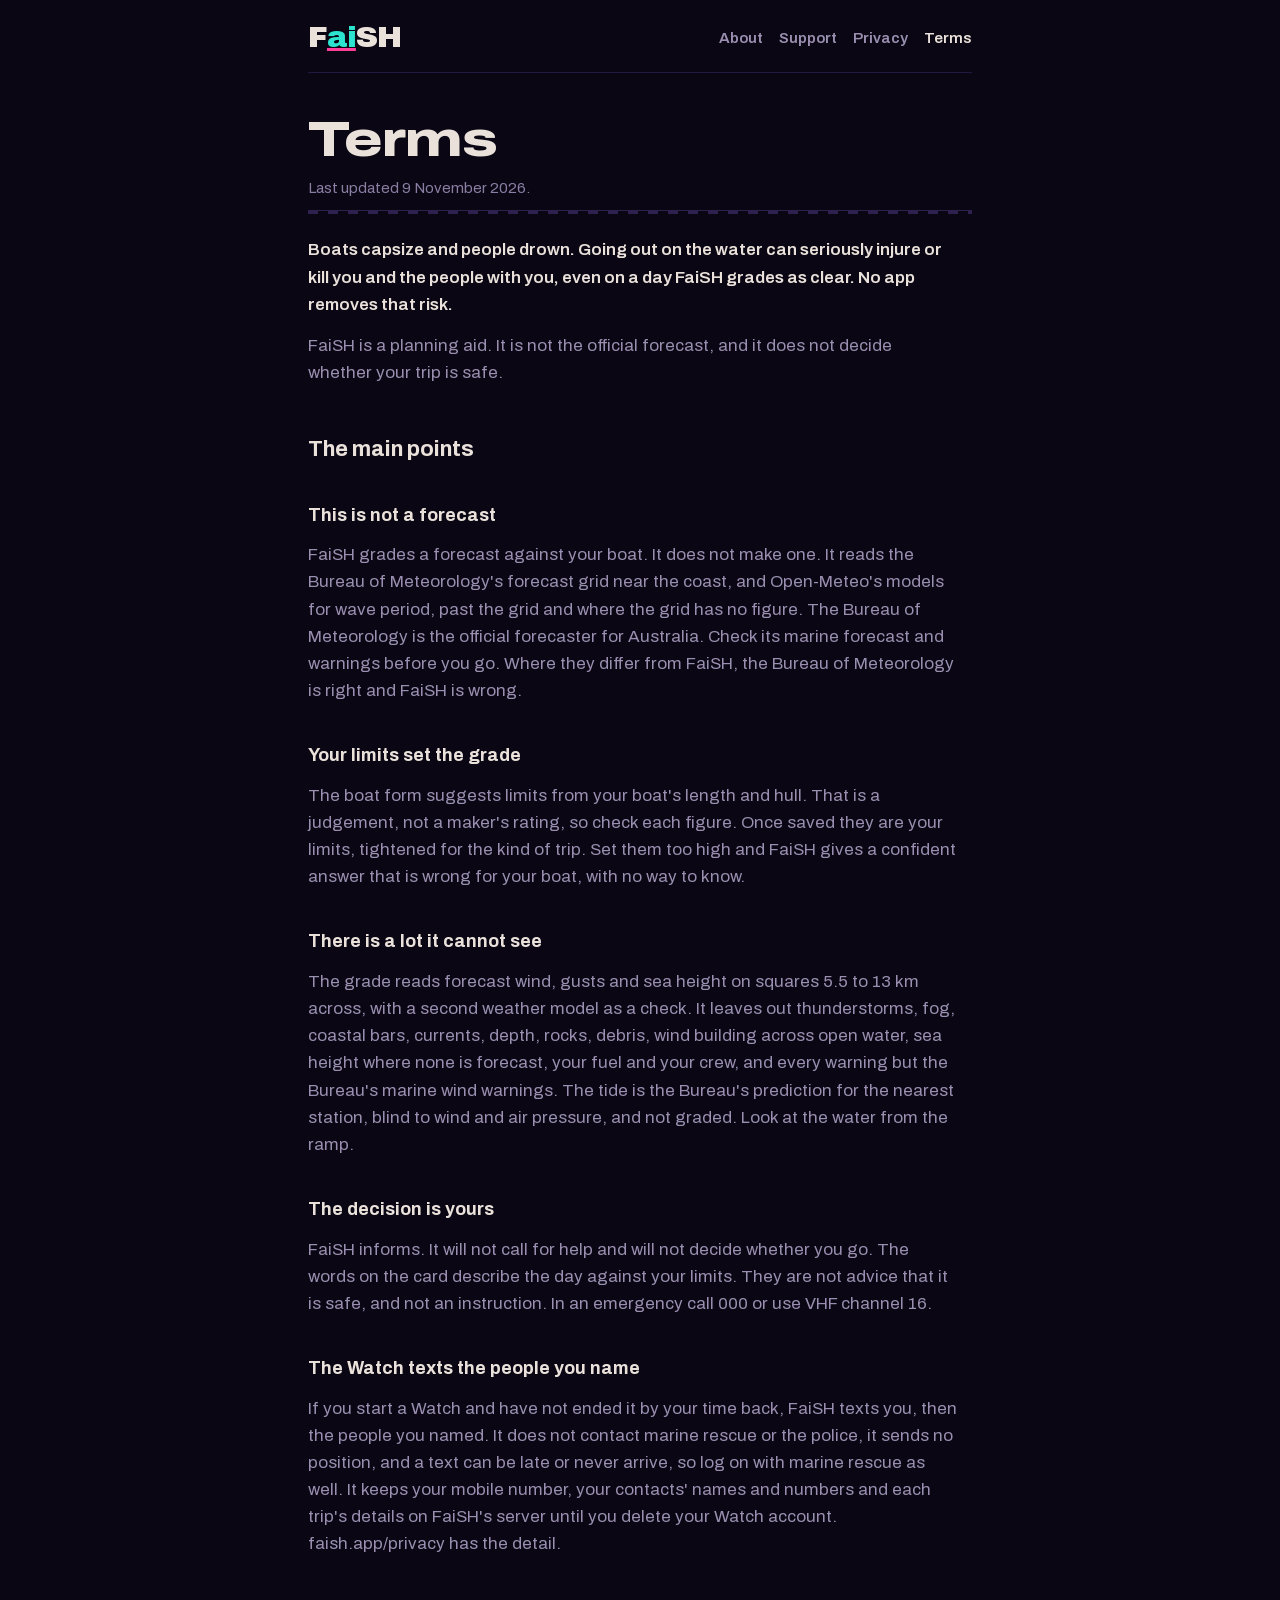
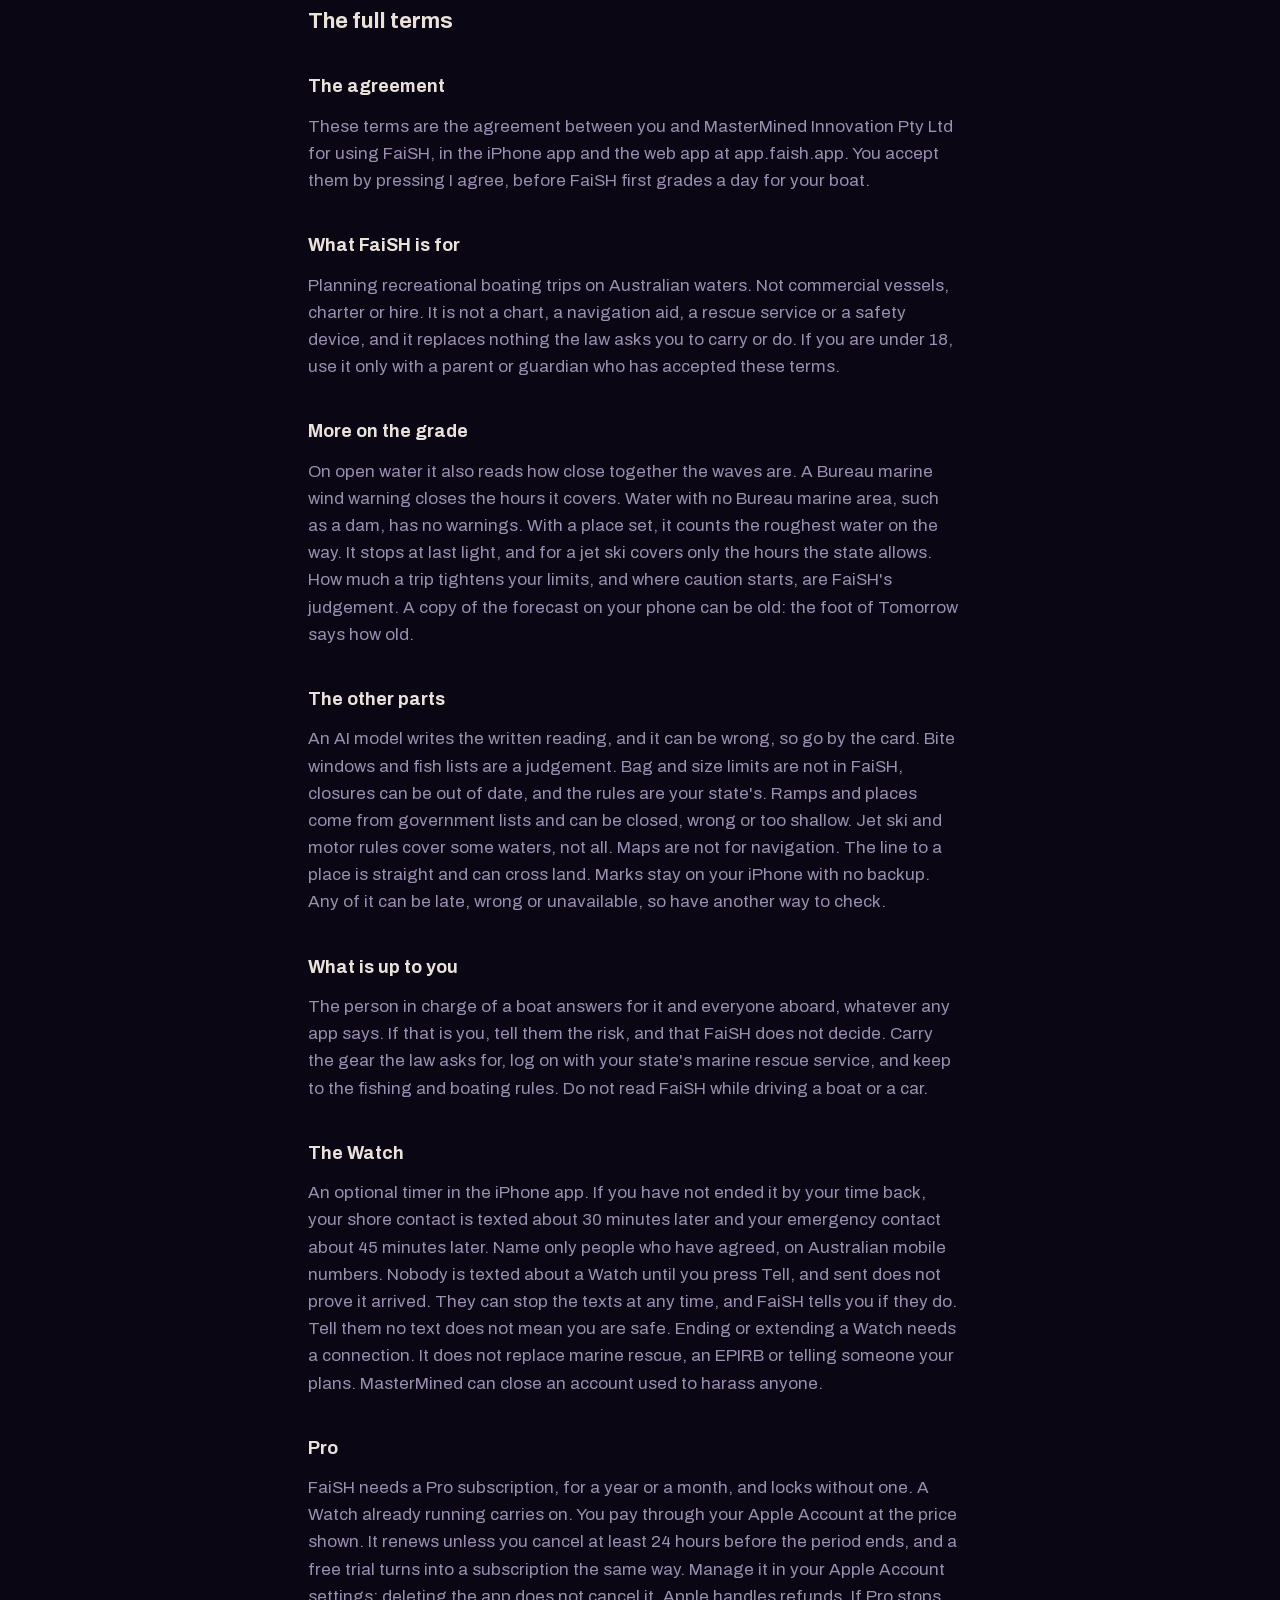
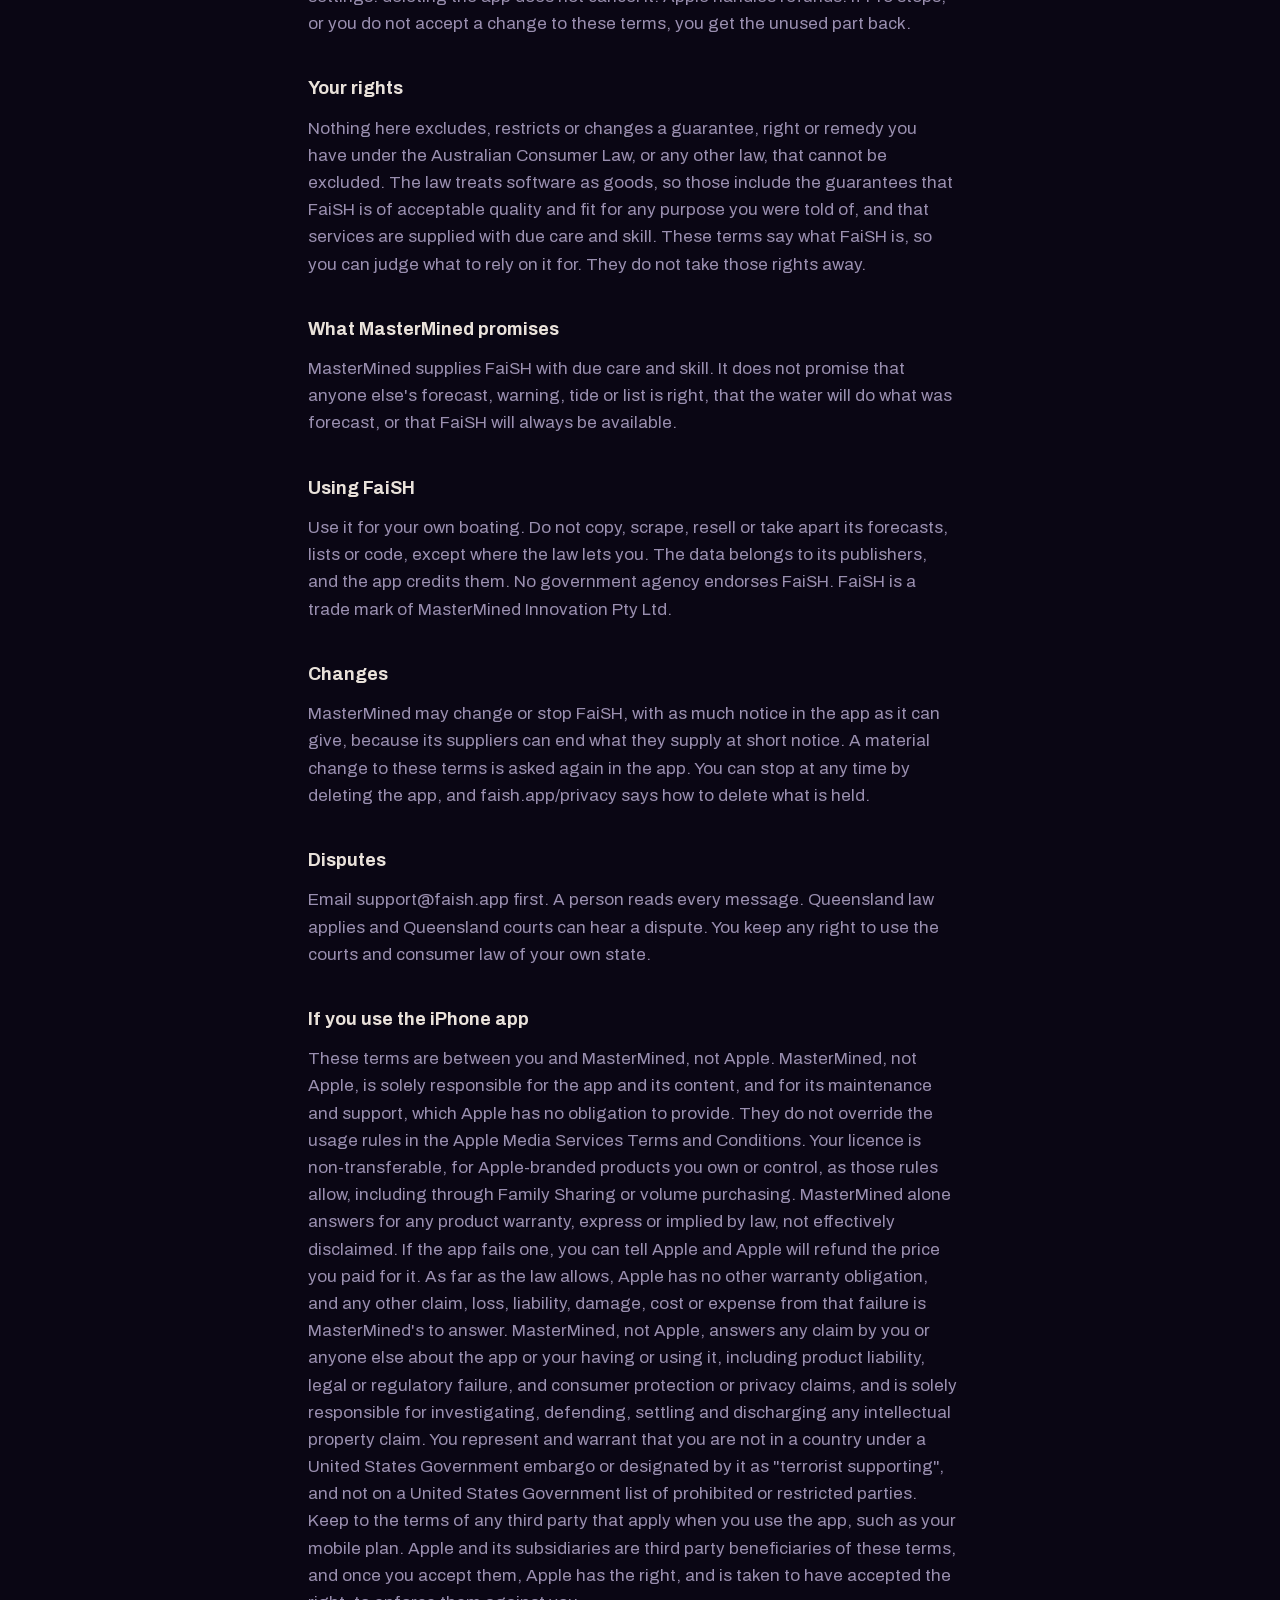
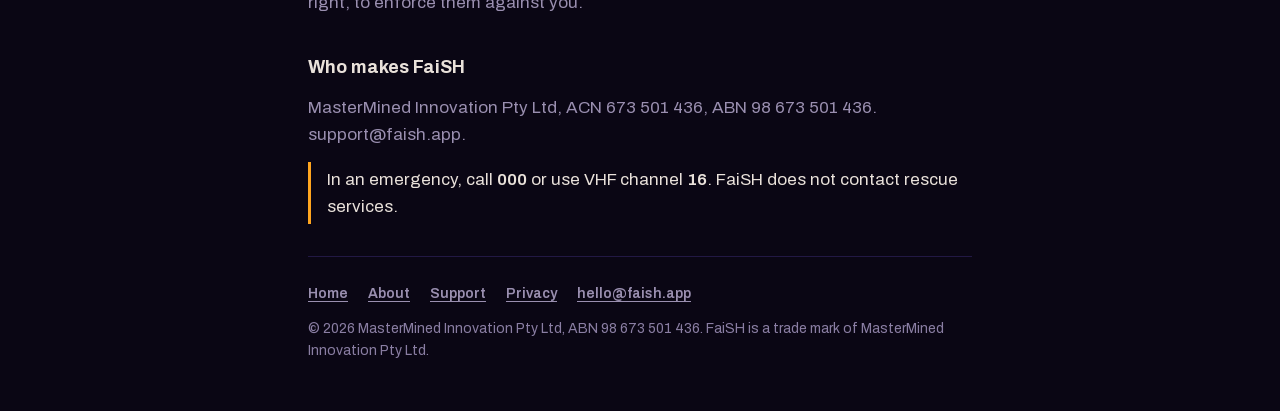
<file: terms/index.html>
<!doctype html>
<html lang="en-AU">
<head>
  <meta charset="utf-8">
  <meta name="viewport" content="width=device-width, initial-scale=1">
  <title>Terms · FaiSH</title>
  <meta name="description" content="The agreement for using FaiSH: the risk, what it is, what it leaves out, and your rights.">
  <meta name="theme-color" content="#0A0614">
  <link rel="icon" type="image/png" sizes="32x32" href="../favicon-32.png">
  <link rel="icon" type="image/png" sizes="16x16" href="../favicon-16.png">
  <link rel="apple-touch-icon" sizes="180x180" href="../apple-touch-icon.png">
  <link rel="stylesheet" href="../site.css?v=4">
</head>
<body>
  <div class="wrap">
    <header class="top">
      <a class="wm" href="../" aria-label="FaiSH, home">F<span class="ai">ai</span>SH</a>
      <nav aria-label="Site">
        <a href="../about/">About</a>
        <a href="../support/">Support</a>
        <a href="../privacy/">Privacy</a>
        <a href="./" aria-current="page">Terms</a>
      </nav>
    </header>

    <main class="doc">
      <h1>Terms</h1>
      <p class="updated">Last updated 9 November 2026.</p>
      <div class="scale" aria-hidden="true"></div>
      <div class="prose">
        <p><strong>Boats capsize and people drown. Going out on the water can seriously injure or kill you and the people with you, even on a day FaiSH grades as clear. No app removes that risk.</strong></p>
        <p>FaiSH is a planning aid. It is not the official forecast, and it does not decide whether your trip is safe.</p>

        <h2>The main points</h2>
        <h3>This is not a forecast</h3>
        <p>FaiSH grades a forecast against your boat. It does not make one. It reads the Bureau of Meteorology's forecast grid near the coast, and Open-Meteo's models for wave period, past the grid and where the grid has no figure. The Bureau of Meteorology is the official forecaster for Australia. Check its marine forecast and warnings before you go. Where they differ from FaiSH, the Bureau of Meteorology is right and FaiSH is wrong.</p>
        <h3>Your limits set the grade</h3>
        <p>The boat form suggests limits from your boat's length and hull. That is a judgement, not a maker's rating, so check each figure. Once saved they are your limits, tightened for the kind of trip. Set them too high and FaiSH gives a confident answer that is wrong for your boat, with no way to know.</p>
        <h3>There is a lot it cannot see</h3>
        <p>The grade reads forecast wind, gusts and sea height on squares 5.5 to 13 km across, with a second weather model as a check. It leaves out thunderstorms, fog, coastal bars, currents, depth, rocks, debris, wind building across open water, sea height where none is forecast, your fuel and your crew, and every warning but the Bureau's marine wind warnings. The tide is the Bureau's prediction for the nearest station, blind to wind and air pressure, and not graded. Look at the water from the ramp.</p>
        <h3>The decision is yours</h3>
        <p>FaiSH informs. It will not call for help and will not decide whether you go. The words on the card describe the day against your limits. They are not advice that it is safe, and not an instruction. In an emergency call 000 or use VHF channel 16.</p>
        <h3>The Watch texts the people you name</h3>
        <p>If you start a Watch and have not ended it by your time back, FaiSH texts you, then the people you named. It does not contact marine rescue or the police, it sends no position, and a text can be late or never arrive, so log on with marine rescue as well. It keeps your mobile number, your contacts' names and numbers and each trip's details on FaiSH's server until you delete your Watch account. faish.app/privacy has the detail.</p>

        <h2>The full terms</h2>
        <h3>The agreement</h3>
        <p>These terms are the agreement between you and MasterMined Innovation Pty Ltd for using FaiSH, in the iPhone app and the web app at app.faish.app. You accept them by pressing I agree, before FaiSH first grades a day for your boat.</p>
        <h3>What FaiSH is for</h3>
        <p>Planning recreational boating trips on Australian waters. Not commercial vessels, charter or hire. It is not a chart, a navigation aid, a rescue service or a safety device, and it replaces nothing the law asks you to carry or do. If you are under 18, use it only with a parent or guardian who has accepted these terms.</p>
        <h3>More on the grade</h3>
        <p>On open water it also reads how close together the waves are. A Bureau marine wind warning closes the hours it covers. Water with no Bureau marine area, such as a dam, has no warnings. With a place set, it counts the roughest water on the way. It stops at last light, and for a jet ski covers only the hours the state allows. How much a trip tightens your limits, and where caution starts, are FaiSH's judgement. A copy of the forecast on your phone can be old: the foot of Tomorrow says how old.</p>
        <h3>The other parts</h3>
        <p>An AI model writes the written reading, and it can be wrong, so go by the card. Bite windows and fish lists are a judgement. Bag and size limits are not in FaiSH, closures can be out of date, and the rules are your state's. Ramps and places come from government lists and can be closed, wrong or too shallow. Jet ski and motor rules cover some waters, not all. Maps are not for navigation. The line to a place is straight and can cross land. Marks stay on your iPhone with no backup. Any of it can be late, wrong or unavailable, so have another way to check.</p>
        <h3>What is up to you</h3>
        <p>The person in charge of a boat answers for it and everyone aboard, whatever any app says. If that is you, tell them the risk, and that FaiSH does not decide. Carry the gear the law asks for, log on with your state's marine rescue service, and keep to the fishing and boating rules. Do not read FaiSH while driving a boat or a car.</p>
        <h3>The Watch</h3>
        <p>An optional timer in the iPhone app. If you have not ended it by your time back, your shore contact is texted about 30 minutes later and your emergency contact about 45 minutes later. Name only people who have agreed, on Australian mobile numbers. Nobody is texted about a Watch until you press Tell, and sent does not prove it arrived. They can stop the texts at any time, and FaiSH tells you if they do. Tell them no text does not mean you are safe. Ending or extending a Watch needs a connection. It does not replace marine rescue, an EPIRB or telling someone your plans. MasterMined can close an account used to harass anyone.</p>
        <h3>Pro</h3>
        <p>FaiSH needs a Pro subscription, for a year or a month, and locks without one. A Watch already running carries on. You pay through your Apple Account at the price shown. It renews unless you cancel at least 24 hours before the period ends, and a free trial turns into a subscription the same way. Manage it in your Apple Account settings: deleting the app does not cancel it. Apple handles refunds. If Pro stops, or you do not accept a change to these terms, you get the unused part back.</p>
        <h3>Your rights</h3>
        <p>Nothing here excludes, restricts or changes a guarantee, right or remedy you have under the Australian Consumer Law, or any other law, that cannot be excluded. The law treats software as goods, so those include the guarantees that FaiSH is of acceptable quality and fit for any purpose you were told of, and that services are supplied with due care and skill. These terms say what FaiSH is, so you can judge what to rely on it for. They do not take those rights away.</p>
        <h3>What MasterMined promises</h3>
        <p>MasterMined supplies FaiSH with due care and skill. It does not promise that anyone else's forecast, warning, tide or list is right, that the water will do what was forecast, or that FaiSH will always be available.</p>
        <h3>Using FaiSH</h3>
        <p>Use it for your own boating. Do not copy, scrape, resell or take apart its forecasts, lists or code, except where the law lets you. The data belongs to its publishers, and the app credits them. No government agency endorses FaiSH. FaiSH is a trade mark of MasterMined Innovation Pty Ltd.</p>
        <h3>Changes</h3>
        <p>MasterMined may change or stop FaiSH, with as much notice in the app as it can give, because its suppliers can end what they supply at short notice. A material change to these terms is asked again in the app. You can stop at any time by deleting the app, and faish.app/privacy says how to delete what is held.</p>
        <h3>Disputes</h3>
        <p>Email support@faish.app first. A person reads every message. Queensland law applies and Queensland courts can hear a dispute. You keep any right to use the courts and consumer law of your own state.</p>
        <h3>If you use the iPhone app</h3>
        <p>These terms are between you and MasterMined, not Apple. MasterMined, not Apple, is solely responsible for the app and its content, and for its maintenance and support, which Apple has no obligation to provide. They do not override the usage rules in the Apple Media Services Terms and Conditions. Your licence is non-transferable, for Apple-branded products you own or control, as those rules allow, including through Family Sharing or volume purchasing. MasterMined alone answers for any product warranty, express or implied by law, not effectively disclaimed. If the app fails one, you can tell Apple and Apple will refund the price you paid for it. As far as the law allows, Apple has no other warranty obligation, and any other claim, loss, liability, damage, cost or expense from that failure is MasterMined's to answer. MasterMined, not Apple, answers any claim by you or anyone else about the app or your having or using it, including product liability, legal or regulatory failure, and consumer protection or privacy claims, and is solely responsible for investigating, defending, settling and discharging any intellectual property claim. You represent and warrant that you are not in a country under a United States Government embargo or designated by it as "terrorist supporting", and not on a United States Government list of prohibited or restricted parties. Keep to the terms of any third party that apply when you use the app, such as your mobile plan. Apple and its subsidiaries are third party beneficiaries of these terms, and once you accept them, Apple has the right, and is taken to have accepted the right, to enforce them against you.</p>
        <h3>Who makes FaiSH</h3>
        <p>MasterMined Innovation Pty Ltd, ACN 673 501 436, ABN 98 673 501 436. support@faish.app.</p>
        <p class="emergency">In an emergency, call <strong>000</strong> or use VHF channel <strong>16</strong>. FaiSH does not contact rescue services.</p>
      </div>
    </main>

    <footer>
      <nav aria-label="Footer">
        <a href="../">Home</a>
        <a href="../about/">About</a>
        <a href="../support/">Support</a>
        <a href="../privacy/">Privacy</a>
        <a href="mailto:hello@faish.app">hello@faish.app</a>
      </nav>
      <p>&copy; 2026 MasterMined Innovation Pty Ltd, ABN 98 673 501 436. FaiSH is a trade mark of MasterMined Innovation Pty Ltd.</p>
    </footer>
  </div>
</body>
</html>
</file>
<file: site.css>
/*
 * faish.app. The app's own look: its dark palette, Archivo in the app's faces (OFL 1.1, served
 * from here so no visitor is sent to a font host), the wordmark lockup, and a chart's graduated
 * rule under each heading. Paths are relative so the pages work from any host and from a folder.
 */

@font-face { font-family: 'Archivo'; src: url('fonts/Archivo-Regular.ttf') format('truetype'); font-weight: 400; font-display: swap; }
@font-face { font-family: 'Archivo'; src: url('fonts/Archivo-SemiBold.ttf') format('truetype'); font-weight: 600; font-display: swap; }
@font-face { font-family: 'Archivo'; src: url('fonts/Archivo-Bold.ttf') format('truetype'); font-weight: 700; font-display: swap; }
@font-face { font-family: 'Archivo Black'; src: url('fonts/Archivo-Black.ttf') format('truetype'); font-weight: 900; font-display: swap; }
@font-face { font-family: 'Archivo Expanded'; src: url('fonts/ArchivoExpanded-ExtraBold.ttf') format('truetype'); font-weight: 800; font-display: swap; }
@font-face { font-family: 'Archivo SemiCondensed'; src: url('fonts/ArchivoSemiCondensed-Bold.ttf') format('truetype'); font-weight: 700; font-display: swap; }

:root {
  color-scheme: dark;
  --abyss: #0A0614;
  --hull: #120B22;
  --card: #18102E;
  --rule: #2E2150;
  --rule-soft: #221844;
  --buff: #E9E1DA;
  --dim: #9A8FB0;
  --faint: #8A7EA3;
  --cyan: #2BE3CE;
  --magenta: #FF3D9A;
  --caution: #FFA51F;
  --body: 'Archivo', 'Segoe UI', system-ui, -apple-system, sans-serif;
  --display: 'Archivo Expanded', 'Archivo', 'Segoe UI', system-ui, sans-serif;
  --figure: 'Archivo SemiCondensed', 'Archivo', system-ui, sans-serif;
}

* { box-sizing: border-box; }

html { -webkit-text-size-adjust: 100%; }

body {
  margin: 0;
  background: var(--abyss);
  color: var(--buff);
  font: 400 17px/1.6 var(--body);
  -webkit-font-smoothing: antialiased;
}

.wrap { max-width: 720px; margin: 0 auto; padding: 0 16px; }
@media (min-width: 600px) { .wrap { padding: 0 28px; } }

a { color: var(--cyan); text-underline-offset: .18em; }
a:hover { color: var(--buff); }
a:focus-visible, .button:focus-visible { outline: 2px solid var(--cyan); outline-offset: 3px; border-radius: 3px; }

/* ---------- masthead ---------- */
.top {
  display: flex; align-items: center; justify-content: space-between; gap: 16px;
  padding: 22px 0 18px; border-bottom: 1px solid var(--rule-soft);
}
.top nav { display: flex; flex-wrap: wrap; justify-content: flex-end; column-gap: 16px; row-gap: 6px; font-size: 15px; font-weight: 600; }
.top nav a { color: var(--dim); text-decoration: none; }
.top nav a:hover, .top nav a[aria-current="page"] { color: var(--buff); }

/* The lockup, exact: cyan "ai" over a flat magenta rule .06em below the baseline. */
.wm {
  font-family: 'Archivo Black', var(--body); font-weight: 900; font-size: 30px; line-height: 1;
  letter-spacing: -.035em; color: var(--buff); text-decoration: none; white-space: nowrap; flex: none;
}
.wm .ai {
  color: #2BE3CE; display: inline-block; padding-bottom: .08em;
  text-decoration: underline; text-decoration-color: #FF3D9A;
  text-decoration-thickness: .1em; text-underline-offset: .03em; text-decoration-skip-ink: none;
}
a.wm:hover { color: var(--buff); }

/* ---------- type ---------- */
h1, h2, h3 { text-wrap: balance; margin: 0; }
h1 {
  font-family: var(--display); font-weight: 800; font-size: clamp(32px, 7vw, 50px);
  line-height: 1.06; letter-spacing: -.02em;
}
h2 { font-size: 22px; font-weight: 700; line-height: 1.25; }
h3 { font-size: 18px; font-weight: 700; line-height: 1.3; margin-top: 26px; }
p { margin: 0; }
.prose { display: flex; flex-direction: column; gap: 14px; color: var(--dim); max-width: 65ch; }
.prose strong { color: var(--buff); font-weight: 600; }
.prose h2, .prose h3 { color: var(--buff); }
.prose ul { margin: 0; padding-left: 20px; display: flex; flex-direction: column; gap: 8px; }
.prose li::marker { color: var(--faint); }

/* The chart's graduated border under a heading: a neatline and divisions of 10 px, cut at the edge. */
.scale {
  height: 6px; margin: 10px 0 20px;
  border-top: 1px solid var(--rule);
  background: repeating-linear-gradient(90deg, var(--rule) 0 10px, transparent 10px 20px) top / 100% 3px no-repeat;
}

section { padding: 40px 0; border-bottom: 1px solid var(--rule-soft); }
section:last-of-type { border-bottom: none; }

/* ---------- home ---------- */
.hero { padding: 48px 0 40px; }
.arc { width: 96px; height: auto; display: block; margin-bottom: 18px; }
.lede {
  font-family: var(--display); font-weight: 800; font-size: clamp(20px, 4.4vw, 28px);
  line-height: 1.2; color: var(--cyan); margin: 10px 0 22px;
}
.facts { list-style: none; margin: 0; padding: 0; display: grid; gap: 0; }
.facts li { padding: 14px 0; border-bottom: 1px solid var(--rule-soft); color: var(--dim); }
.facts li:first-child { padding-top: 0; }
.facts li:last-child { border-bottom: none; }
.facts li strong { color: var(--buff); font-weight: 600; display: block; }
.figure { font-family: var(--figure); font-weight: 700; color: var(--buff); font-variant-numeric: tabular-nums; }

.button {
  display: inline-block; padding: 13px 22px; border-radius: 10px;
  background: var(--cyan); color: var(--abyss); font-weight: 700; text-decoration: none;
}
.button:hover { background: var(--buff); color: var(--abyss); }

.emergency {
  border-left: 3px solid var(--caution); padding: 4px 0 4px 16px; color: var(--buff);
}

/* ---------- about ---------- */
.shots { display: grid; gap: 22px; grid-template-columns: repeat(auto-fit, minmax(240px, 1fr)); }
.shots figure { margin: 0; display: flex; flex-direction: column; gap: 10px; }
.shots img { width: 100%; height: auto; display: block; border-radius: 10px; }
.shots figcaption, .note { color: var(--dim); font-size: 15px; }
.note { margin-top: 16px; }
/*
 * The pictures carry real looking figures for another day, so each says so on itself. The label is a bar
 * ABOVE the picture and never laid over it: every picture has Apple's "Not for navigation" in its top
 * corner, and the first version covered it.
 */
.example-note {
  border-left: 3px solid var(--caution); padding: 4px 0 4px 16px; margin: 0 0 20px;
  color: var(--buff); font-weight: 600; max-width: 65ch;
}
.example-frame { border: 2px solid var(--caution); border-radius: 12px; overflow: hidden; }
.example-frame img { border-radius: 0; }
.example-tag {
  margin: 0; padding: 6px 12px;
  background: var(--caution); color: var(--abyss);
  font-size: 14px; font-weight: 700; line-height: 1.3;
}

/* ---------- documents ---------- */
.doc { padding: 40px 0 8px; }
.updated { color: var(--faint); font-size: 15px; margin-top: 10px; }
.doc h2 { margin-top: 36px; }
.doc h1 + .prose { margin-top: 16px; }

/* ---------- footer ---------- */
footer {
  border-top: 1px solid var(--rule-soft); margin-top: 24px; padding: 26px 0 48px;
  color: var(--faint); font-size: 14px; line-height: 1.6;
}
footer nav { display: flex; flex-wrap: wrap; gap: 6px 20px; margin-bottom: 12px; font-weight: 600; }
footer nav a { color: var(--dim); }
</file>
